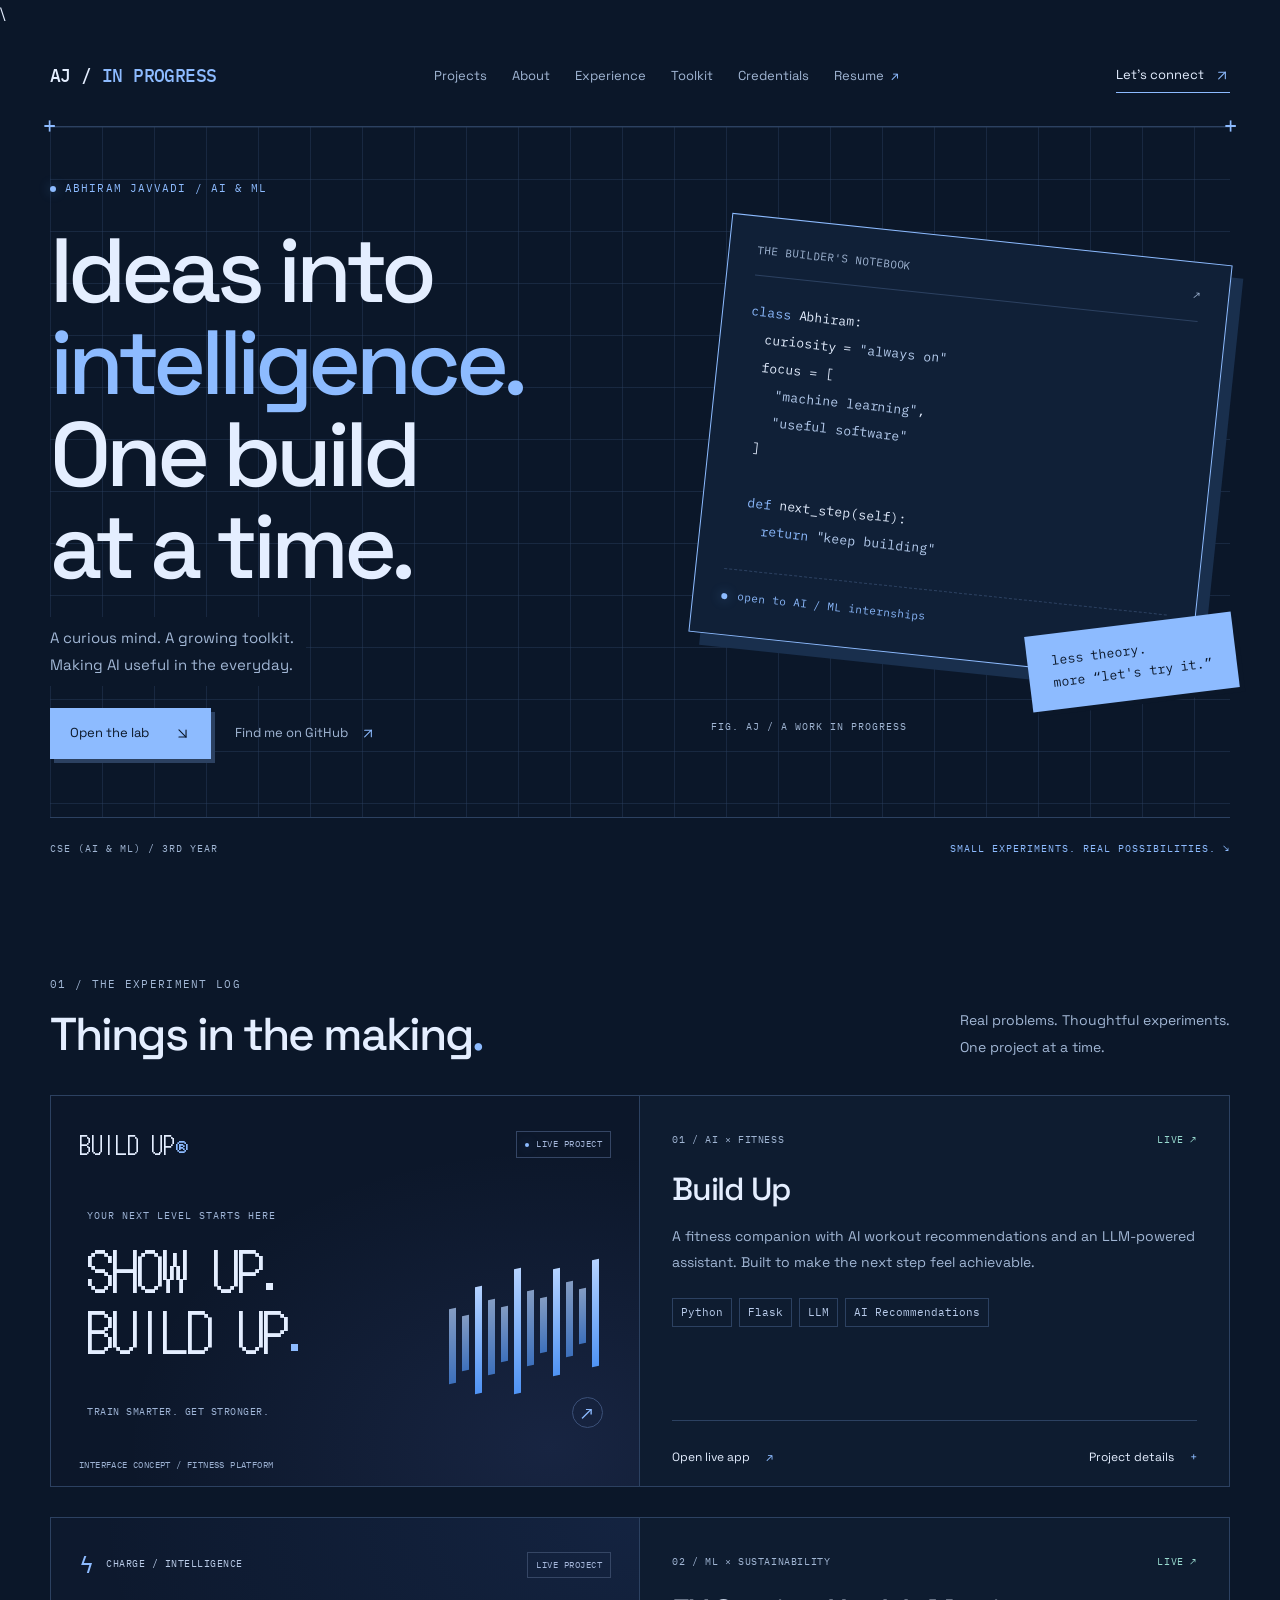
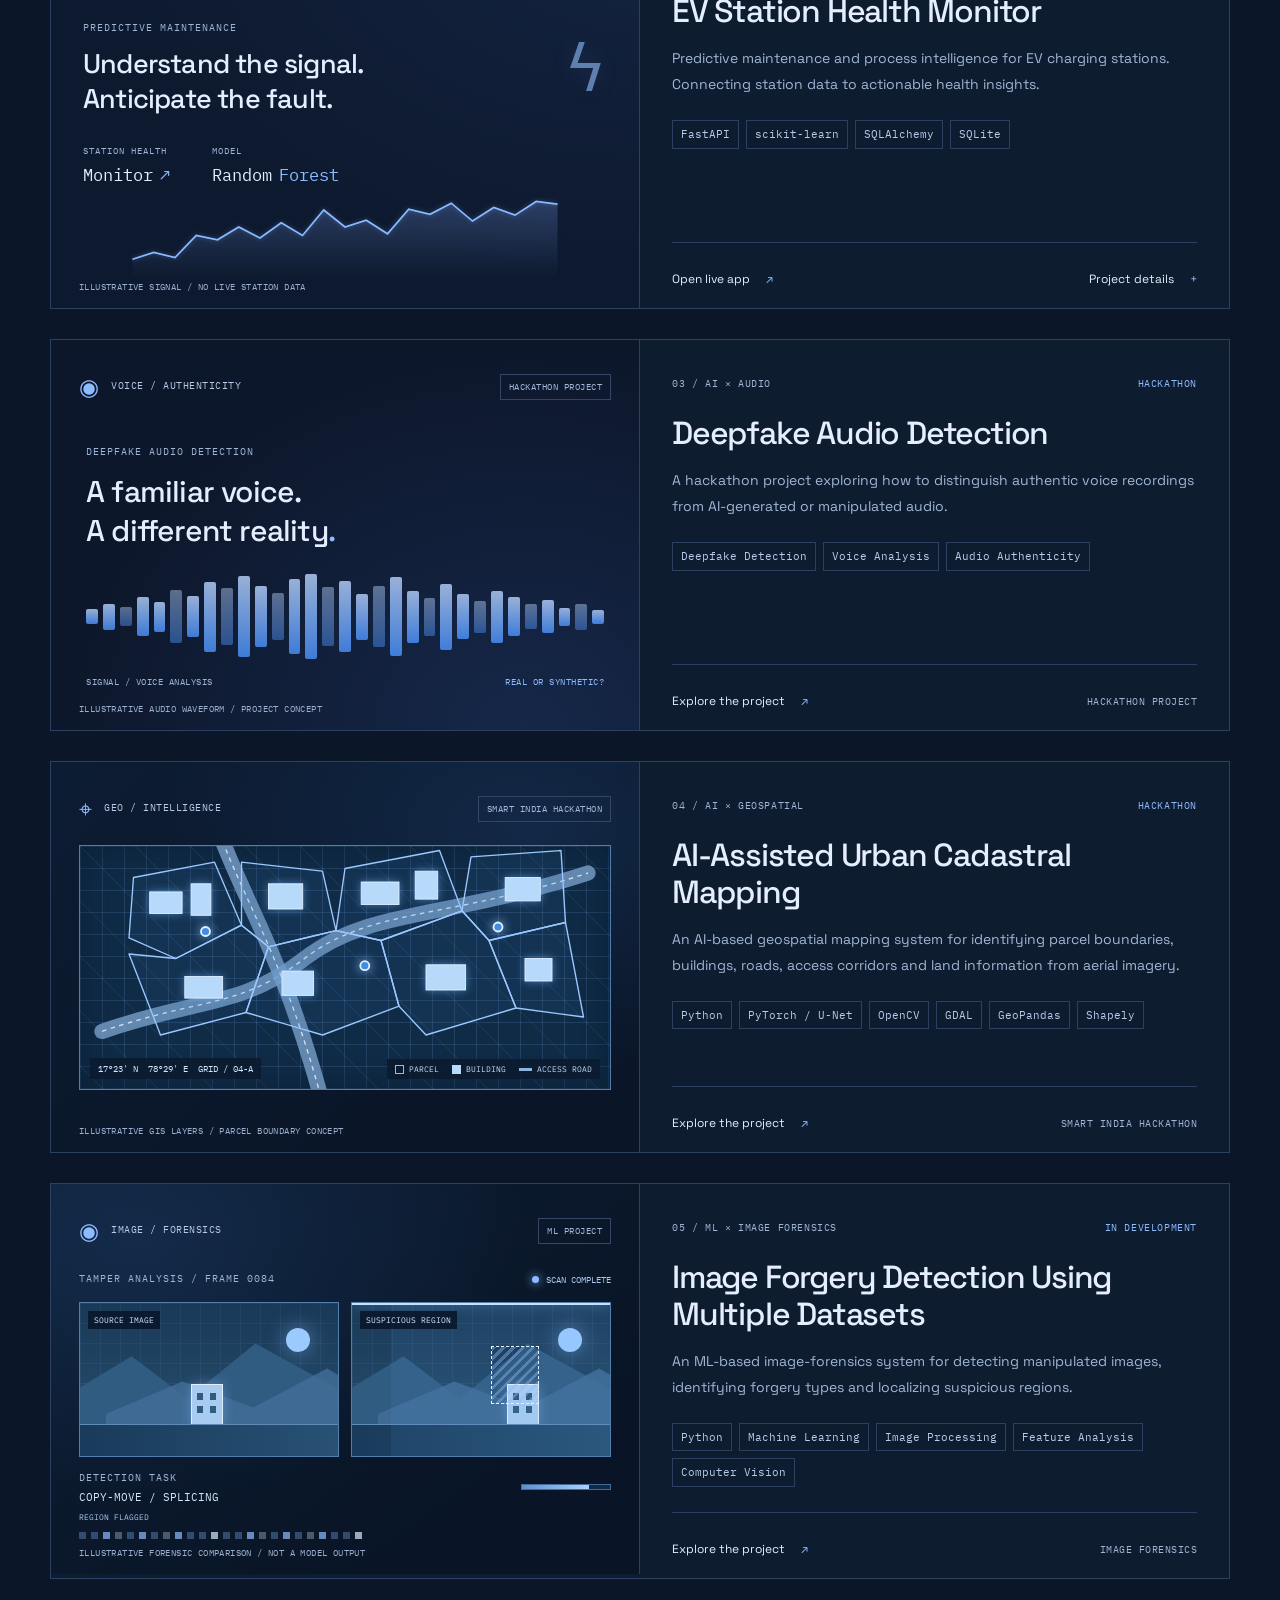
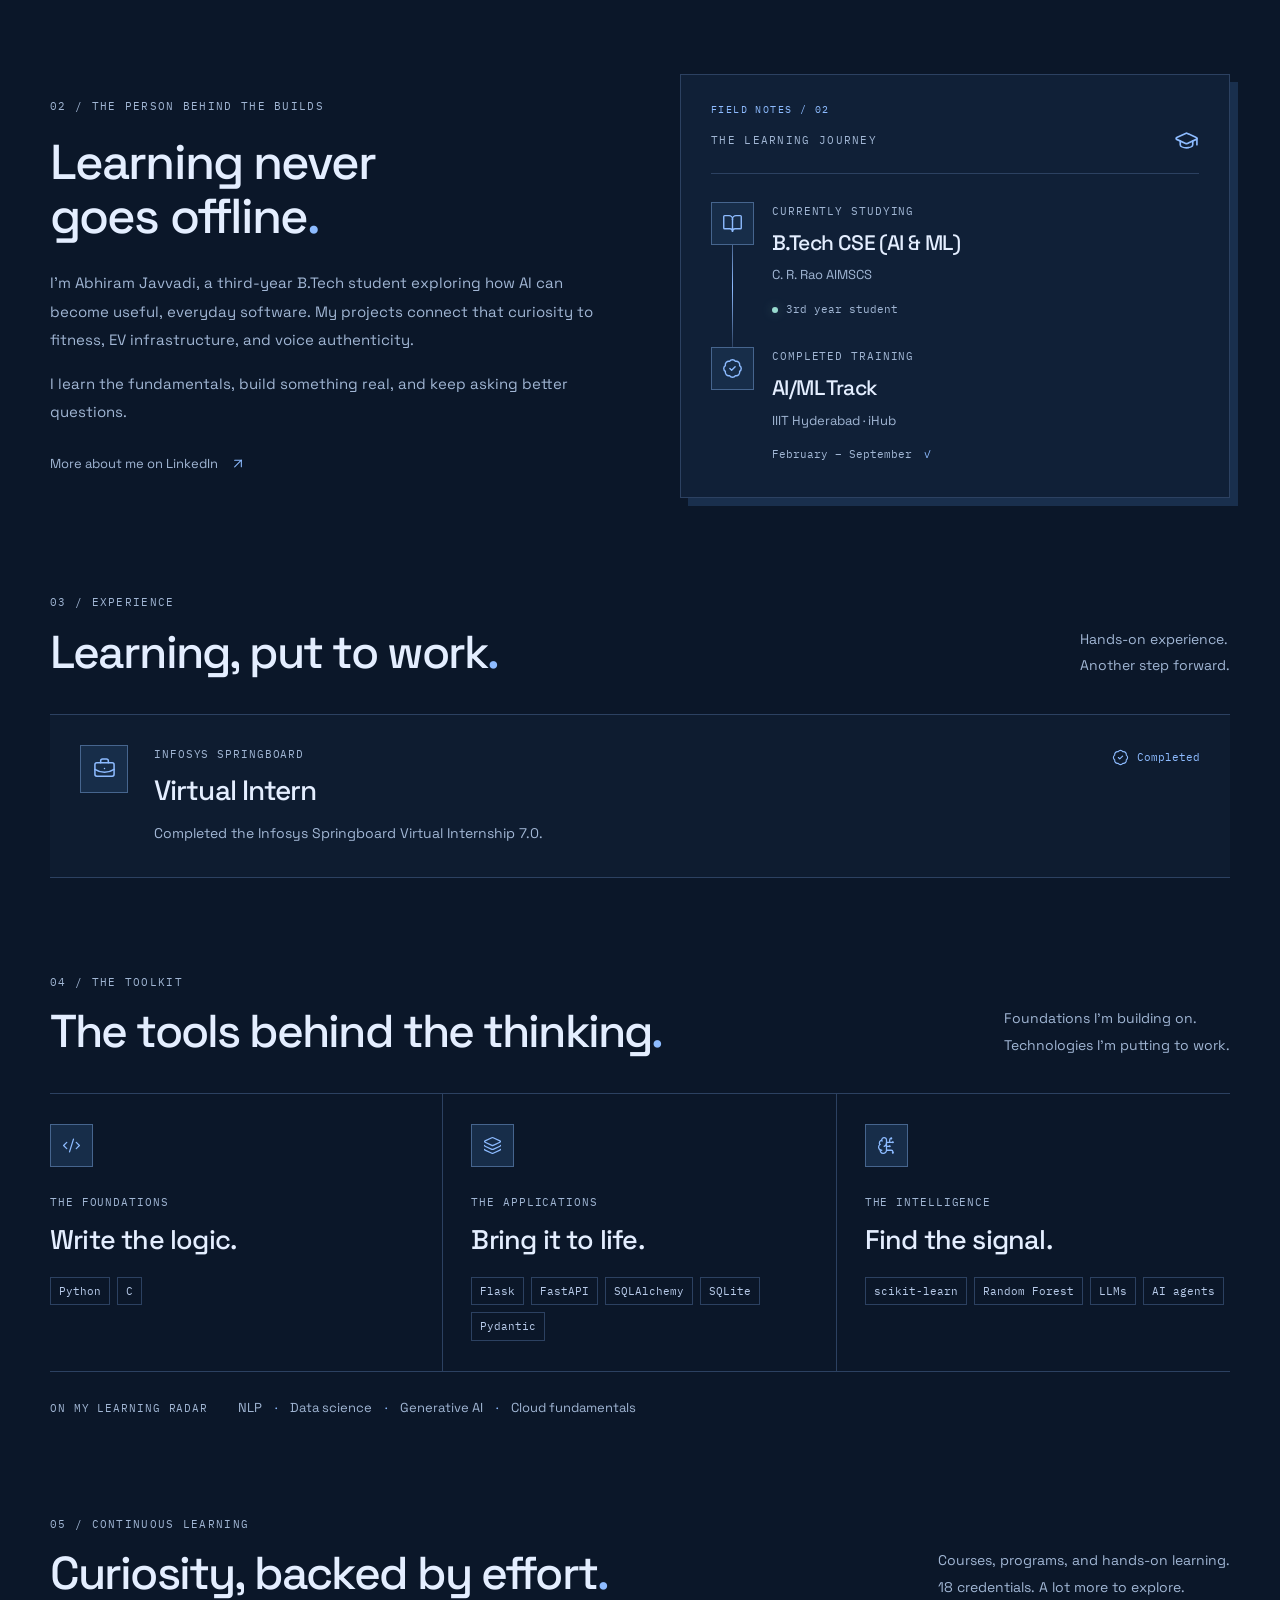
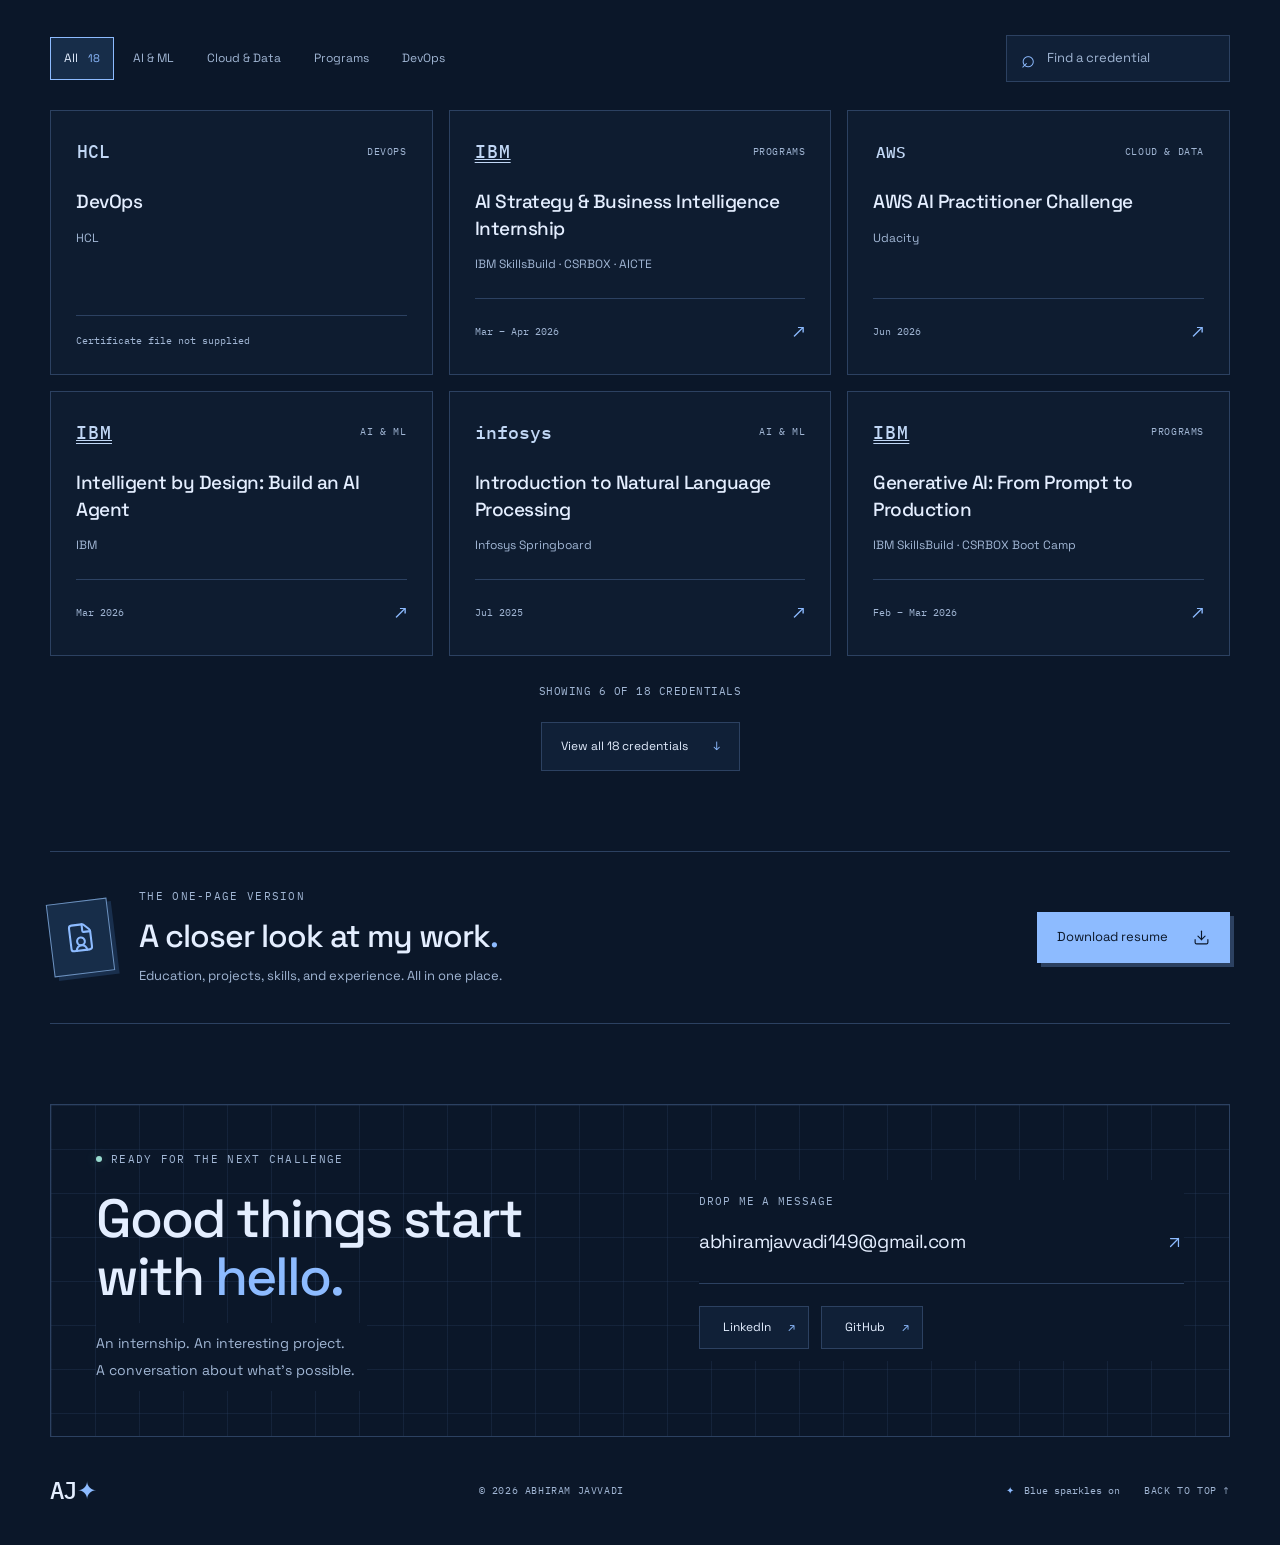
<file: index.html>
\<!doctype html>
<html lang="en">
<head>
<meta charset="utf-8">
<meta name="viewport" content="width=device-width,initial-scale=1">
<meta name="theme-color" content="#0b1729">
<meta name="description" content="Abhiram Javvadi — CSE (AI & ML) student and aspiring AI/ML developer. Explore intelligent applications, projects, education, and learning credentials.">
<title>Abhiram Javvadi — AI / ML Developer</title>
<link rel="icon" href="favicon.svg?v=blueprint-2">
<link rel="preconnect" href="https://fonts.googleapis.com">
<link rel="preconnect" href="https://fonts.gstatic.com" crossorigin>
<link href="https://fonts.googleapis.com/css2?family=Space+Grotesk:wght@400;500;600;700&family=IBM+Plex+Mono:wght@400;500&family=DotGothic16&display=swap" rel="stylesheet">
<link rel="stylesheet" href="styles.css?v=blueprint-3">
<script src="assets/lucide.min.js" defer></script>
<script src="app.js?v=blueprint-2" defer></script>
</head>
<body>

<a class="skip-link" href="#main">Skip to content</a>

<header class="site-header shell">
<a class="wordmark" href="#home" aria-label="Abhiram home">AJ / <span>IN PROGRESS</span></a>
<nav aria-label="Main navigation">
<a href="#work">Projects</a>
<a href="#about">About</a>
<a href="#experience">Experience</a>
<a href="#skills">Toolkit</a>
<a href="#credentials">Credentials</a>
<a href="resume/Abhiram-Javvadi-Resume.pdf" download="Abhiram-Javvadi-Resume.pdf" class="nav-resume">Resume <span>↗</span></a>
</nav>
<a class="nav-contact" href="#contact">Let's connect <i data-lucide="arrow-up-right" aria-hidden="true"></i></a>
</header>

<main id="main">

<section id="home" class="hero shell" aria-labelledby="hero-title">
<div class="hero-grid">

<div class="hero-copy">
<div class="eyebrow hero-label"><span class="status-dot"></span> ABHIRAM JAVVADI / AI & ML</div>

<h1 id="hero-title">Ideas into<br><span>intelligence.</span><br> One build<br> at a time.</h1>

<p class="hero-description">A curious mind. A growing toolkit.<br> Making AI useful in the everyday.</p>

<div class="hero-actions">
<a class="button primary" href="#work">Open the lab <i data-lucide="arrow-down-right" aria-hidden="true"></i></a>
<a class="text-link" href="https://github.com/abhiram54369" target="_blank" rel="noopener noreferrer">Find me on GitHub <i data-lucide="arrow-up-right" aria-hidden="true"></i></a>
</div>
</div>

<div class="notebook-stage" aria-label="A playful builder's notebook">
<div class="notebook">
<div class="notebook-top"><span>THE BUILDER'S NOTEBOOK</span><span aria-hidden="true">↗</span></div>

<pre class="notebook-code"><code><span class="code-key">class</span> Abhiram:
  curiosity = <span class="code-string">"always on"</span>
  focus = [
    <span class="code-string">"machine learning"</span>,
    <span class="code-string">"useful software"</span>
  ]

  <span class="code-key">def</span> next_step(self):
    <span class="code-key">return</span> <span class="code-string">"keep building"</span></code></pre>

<a href="#contact" class="notebook-status"><span class="status-dot"></span> open to AI / ML internships <span aria-hidden="true">↗</span></a>
</div>

<div class="notebook-sticker">less theory.<br> more “let's try it.”</div>
<span class="notebook-coordinate" aria-hidden="true">FIG. AJ / A WORK IN PROGRESS</span>
</div>

</div>

<div class="hero-foot">
<span>CSE (AI & ML) / 3RD YEAR</span>
<span>SMALL EXPERIMENTS. REAL POSSIBILITIES. <span aria-hidden="true">↘</span></span>
</div>
</section>

<section id="work" class="section shell">

<div class="section-heading">
<div>
<div class="eyebrow red">01 / THE EXPERIMENT LOG</div>
<h2>Things in the making<span class="red">.</span></h2>
</div>
<p>Real problems. Thoughtful experiments.<br> One project at a time.</p>
</div>

<div class="projects">

<!-- PROJECT 01 -->
<article class="project-card">
<div class="project-visual fitness-preview">

<div class="preview-top">
<span class="dot-font">BUILD UP<span class="red">®</span></span>
<span class="preview-pill"><span class="status-dot"></span> LIVE PROJECT</span>
</div>

<div class="fitness-content">
<span class="mini-label">YOUR NEXT LEVEL STARTS HERE</span>
<h3 class="dot-font">SHOW UP.<br> BUILD UP<span class="red">.</span></h3>

<div class="fitness-bars" aria-hidden="true">
<span></span><span></span><span></span><span></span>
<span></span><span></span><span></span><span></span>
<span></span><span></span><span></span><span></span>
</div>

<div class="fitness-foot">
<span>TRAIN SMARTER. GET STRONGER.</span>
<span class="round-arrow">↗</span>
</div>
</div>

<span class="visual-caption">INTERFACE CONCEPT / FITNESS PLATFORM</span>
</div>

<div class="project-info">
<div class="project-meta">
<span>01 / AI × FITNESS</span>
<span class="live-badge">LIVE ↗</span>
</div>

<h3>Build Up</h3>
<p>A fitness companion with AI workout recommendations and an LLM-powered assistant. Built to make the next step feel achievable.</p>

<div class="tags">
<span>Python</span><span>Flask</span><span>LLM</span><span>AI Recommendations</span>
</div>

<div class="project-links">
<a href="https://build-up-657t.onrender.com" target="_blank" rel="noopener noreferrer">Open live app <span>↗</span></a>
<button data-project="fitness">Project details <span>+</span></button>
</div>
</div>
</article>

<!-- PROJECT 02 -->
<article class="project-card">
<div class="project-visual ev-preview">

<div class="preview-top">
<span class="ev-brand"><span class="red">ϟ</span> CHARGE / INTELLIGENCE</span>
<span class="preview-pill">LIVE PROJECT</span>
</div>

<div class="ev-content">
<div class="ev-heading">
<div>
<span class="mini-label">PREDICTIVE MAINTENANCE</span>
<h3>Understand the signal.<br> Anticipate the fault.</h3>
</div>
<span class="ev-bolt">ϟ</span>
</div>

<div class="telemetry">
<div>
<span>STATION HEALTH</span>
<strong>Monitor<span class="red">↗</span></strong>
</div>
<div>
<span>MODEL</span>
<strong>Random<span class="red">Forest</span></strong>
</div>
</div>

<svg class="signal-chart" viewBox="0 0 500 100" role="img" aria-label="Illustrative telemetry signal">
<defs>
<linearGradient id="chart-fill" x1="0" y1="0" x2="0" y2="1">
<stop stop-color="#5b8fff" stop-opacity=".25"/>
<stop offset="1" stop-color="#5b8fff" stop-opacity="0"/>
</linearGradient>
</defs>
<path d="M0 78L25 70L50 76L75 50L100 55L125 40L150 53L175 35L200 50L225 20L250 40L275 32L300 48L325 19L350 25L375 12L400 33L425 17L450 26L475 10L500 13V100H0Z" fill="url(#chart-fill)"/>
<path class="signal-baseline" d="M0 78L25 70L50 76L75 50L100 55L125 40L150 53L175 35L200 50L225 20L250 40L275 32L300 48L325 19L350 25L375 12L400 33L425 17L450 26L475 10L500 13" fill="none" stroke="#334e7c" stroke-width="1.4"/>
<path d="M0 78L25 70L50 76L75 50L100 55L125 40L150 53L175 35L200 50L225 20L250 40L275 32L300 48L325 19L350 25L375 12L400 33L425 17L450 26L475 10L500 13" fill="none" stroke="#5b8fff" stroke-width="2"/>
</svg>
</div>

<span class="visual-caption">ILLUSTRATIVE SIGNAL / NO LIVE STATION DATA</span>
</div>

<div class="project-info">
<div class="project-meta">
<span>02 / ML × SUSTAINABILITY</span>
<span class="live-badge">LIVE ↗</span>
</div>

<h3>EV Station Health Monitor</h3>
<p>Predictive maintenance and process intelligence for EV charging stations. Connecting station data to actionable health insights.</p>

<div class="tags">
<span>FastAPI</span><span>scikit-learn</span><span>SQLAlchemy</span><span>SQLite</span>
</div>

<div class="project-links">
<a href="https://ev-health-monitoring-system.onrender.com" target="_blank" rel="noopener noreferrer">Open live app <span>↗</span></a>
<button data-project="ev">Project details <span>+</span></button>
</div>
</div>
</article>

<!-- PROJECT 03 -->
<article class="project-card audio-card">
<div class="project-visual audio-preview">

<div class="preview-top">
<span class="ev-brand"><span class="red">◉</span> VOICE / AUTHENTICITY</span>
<span class="preview-pill">HACKATHON PROJECT</span>
</div>

<div class="audio-content">
<span class="mini-label">DEEPFAKE AUDIO DETECTION</span>
<h3>A familiar voice.<br> A different reality<span class="red">.</span></h3>

<div class="audio-wave" aria-hidden="true">
<i style="--bar:18%"></i><i style="--bar:30%"></i><i style="--bar:22%"></i><i style="--bar:46%"></i>
<i style="--bar:35%"></i><i style="--bar:62%"></i><i style="--bar:48%"></i><i style="--bar:83%"></i>
<i style="--bar:67%"></i><i style="--bar:95%"></i><i style="--bar:72%"></i><i style="--bar:55%"></i>
<i style="--bar:88%"></i><i style="--bar:100%"></i><i style="--bar:69%"></i><i style="--bar:84%"></i>
<i style="--bar:54%"></i><i style="--bar:72%"></i><i style="--bar:93%"></i><i style="--bar:61%"></i>
<i style="--bar:45%"></i><i style="--bar:78%"></i><i style="--bar:53%"></i><i style="--bar:37%"></i>
<i style="--bar:61%"></i><i style="--bar:46%"></i><i style="--bar:29%"></i><i style="--bar:39%"></i>
<i style="--bar:21%"></i><i style="--bar:30%"></i><i style="--bar:16%"></i>
</div>

<div class="audio-caption">
<span>SIGNAL / VOICE ANALYSIS</span>
<span class="red">REAL OR SYNTHETIC?</span>
</div>
</div>

<span class="visual-caption">ILLUSTRATIVE AUDIO WAVEFORM / PROJECT CONCEPT</span>
</div>

<div class="project-info">
<div class="project-meta">
<span>03 / AI × AUDIO</span>
<span class="progress-badge">HACKATHON</span>
</div>

<h3>Deepfake Audio Detection</h3>
<p>A hackathon project exploring how to distinguish authentic voice recordings from AI-generated or manipulated audio.</p>

<div class="tags">
<span>Deepfake Detection</span><span>Voice Analysis</span><span>Audio Authenticity</span>
</div>

<div class="project-links">
<button data-project="audio">Explore the project <span>↗</span></button>
<span class="milestone">HACKATHON PROJECT</span>
</div>
</div>
</article>

<!-- PROJECT 04 -->
<article class="project-card mapping-card">
<div class="project-visual mapping-preview">

<div class="preview-top">
<span class="ev-brand"><span class="red">⌖</span> GEO / INTELLIGENCE</span>
<span class="preview-pill">SMART INDIA HACKATHON</span>
</div>

<div class="mapping-canvas">
<div class="mapping-grid" aria-hidden="true"></div>

<svg class="parcel-map" viewBox="0 0 520 270" role="img" aria-label="Illustrative urban cadastral map with parcel boundaries, roads and building footprints">

<path class="map-road" d="M-10 206 C100 168 142 181 215 125 S370 82 530 30"/>
<path class="map-road-edge" d="M-10 206 C100 168 142 181 215 125 S370 82 530 30"/>

<path class="map-road" d="M120 -15 C155 75 192 127 235 285"/>
<path class="map-road-edge" d="M120 -15 C155 75 192 127 235 285"/>

<g class="parcel-lines">
<path d="M25 35L115 18L145 88L72 125L20 102Z"/>
<path d="M145 18L235 28L250 94L175 112L145 88Z"/>
<path d="M260 25L365 5L390 72L300 105L250 94Z"/>
<path d="M400 12L500 5L505 85L420 105L390 72Z"/>
<path d="M20 120L72 125L145 88L175 112L150 185L55 210Z"/>
<path d="M175 112L250 94L300 105L320 178L235 210L150 185Z"/>
<path d="M300 105L390 72L420 105L450 180L350 210L320 178Z"/>
<path d="M420 105L505 85L525 190L450 180Z"/>
</g>

<g class="map-buildings">
<rect x="43" y="51" width="36" height="24"/>
<rect x="89" y="42" width="22" height="35"/>
<rect x="175" y="42" width="38" height="28"/>
<rect x="278" y="40" width="42" height="25"/>
<rect x="338" y="28" width="25" height="31"/>
<rect x="438" y="35" width="39" height="26"/>
<rect x="82" y="145" width="42" height="24"/>
<rect x="190" y="139" width="35" height="27"/>
<rect x="350" y="132" width="44" height="28"/>
<rect x="460" y="125" width="30" height="25"/>
</g>

<g class="map-pins">
<circle cx="105" cy="95" r="5"/>
<circle cx="282" cy="133" r="5"/>
<circle cx="430" cy="90" r="5"/>
</g>

</svg>

<div class="map-coordinates">
<span>17°23' N</span>
<span>78°29' E</span>
<span>GRID / 04-A</span>
</div>

<div class="map-legend">
<span><i class="legend-parcel"></i> PARCEL</span>
<span><i class="legend-building"></i> BUILDING</span>
<span><i class="legend-road"></i> ACCESS ROAD</span>
</div>
</div>

<span class="visual-caption">ILLUSTRATIVE GIS LAYERS / PARCEL BOUNDARY CONCEPT</span>
</div>

<div class="project-info">
<div class="project-meta">
<span>04 / AI × GEOSPATIAL</span>
<span class="progress-badge">HACKATHON</span>
</div>

<h3>AI-Assisted Urban Cadastral Mapping</h3>
<p>An AI-based geospatial mapping system for identifying parcel boundaries, buildings, roads, access corridors and land information from aerial imagery.</p>

<div class="tags">
<span>Python</span>
<span>PyTorch / U-Net</span>
<span>OpenCV</span>
<span>GDAL</span>
<span>GeoPandas</span>
<span>Shapely</span>
</div>

<div class="project-links">
<button data-project="mapping">Explore the project <span>↗</span></button>
<span class="milestone">SMART INDIA HACKATHON</span>
</div>
</div>
</article>

<!-- PROJECT 05 -->
<article class="project-card forgery-card">
<div class="project-visual forgery-preview">

<div class="preview-top">
<span class="ev-brand"><span class="red">◉</span> IMAGE / FORENSICS</span>
<span class="preview-pill">ML PROJECT</span>
</div>

<div class="forgery-workspace">

<div class="forgery-heading">
<span class="mini-label">TAMPER ANALYSIS / FRAME 0084</span>
<span class="forgery-status"><i></i> SCAN COMPLETE</span>
</div>

<div class="forgery-comparison">

<div class="forgery-image original-image">
<div class="image-scene">
<span class="scene-sun"></span>
<span class="scene-hill hill-one"></span>
<span class="scene-hill hill-two"></span>
<span class="scene-building"></span>
<span class="scene-ground"></span>
</div>
<span class="image-label">SOURCE IMAGE</span>
</div>

<div class="forgery-image altered-image">
<div class="image-scene">
<span class="scene-sun"></span>
<span class="scene-hill hill-one"></span>
<span class="scene-hill hill-two"></span>
<span class="scene-building"></span>
<span class="scene-ground"></span>
<span class="tamper-region"></span>
<span class="scan-line"></span>
</div>
<span class="image-label">SUSPICIOUS REGION</span>
</div>

</div>

<div class="forgery-analysis">
<div>
<span class="mini-label">DETECTION TASK</span>
<strong>COPY-MOVE / SPLICING</strong>
</div>
<div class="analysis-meter"><span></span></div>
<span class="analysis-value">REGION FLAGGED</span>
</div>

<div class="forgery-pixels" aria-hidden="true">
<i></i><i></i><i></i><i></i><i></i><i></i>
<i></i><i></i><i></i><i></i><i></i><i></i>
<i></i><i></i><i></i><i></i><i></i><i></i>
<i></i><i></i><i></i><i></i><i></i><i></i>
</div>

</div>

<span class="visual-caption">ILLUSTRATIVE FORENSIC COMPARISON / NOT A MODEL OUTPUT</span>
</div>

<div class="project-info">
<div class="project-meta">
<span>05 / ML × IMAGE FORENSICS</span>
<span class="progress-badge">IN DEVELOPMENT</span>
</div>

<h3>Image Forgery Detection Using Multiple Datasets</h3>
<p>An ML-based image-forensics system for detecting manipulated images, identifying forgery types and localizing suspicious regions.</p>

<div class="tags">
<span>Python</span>
<span>Machine Learning</span>
<span>Image Processing</span>
<span>Feature Analysis</span>
<span>Computer Vision</span>
</div>

<div class="project-links">
<button data-project="forgery">Explore the project <span>↗</span></button>
<span class="milestone">IMAGE FORENSICS</span>
</div>
</div>
</article>

</div>
</section>

<section id="about" class="section shell about-section">
<div class="about-copy">
<div class="eyebrow">02 / THE PERSON BEHIND THE BUILDS</div>
<h2>Learning never<br> goes offline<span>.</span></h2>
<p>I'm Abhiram Javvadi, a third-year B.Tech student exploring how AI can become useful, everyday software. My projects connect that curiosity to fitness, EV infrastructure, and voice authenticity.</p>
<p>I learn the fundamentals, build something real, and keep asking better questions.</p>
<a class="text-link" href="https://www.linkedin.com/in/abhiram-javvadi-a085bb3a4/" target="_blank" rel="noopener noreferrer">More about me on LinkedIn <i data-lucide="arrow-up-right" aria-hidden="true"></i></a>
</div>

<div class="education-panel">
<div class="education-index" aria-hidden="true">FIELD NOTES / 02</div>

<div class="panel-heading">
<span class="eyebrow">THE LEARNING JOURNEY</span>
<i data-lucide="graduation-cap" aria-hidden="true"></i>
</div>

<article class="education-row">
<div class="education-icon"><i data-lucide="book-open" aria-hidden="true"></i></div>
<div>
<span class="small-label">CURRENTLY STUDYING</span>
<h3>B.Tech CSE (AI & ML)</h3>
<p>C. R. Rao AIMSCS</p>
<span class="education-state"><span class="status-dot green"></span> 3rd year student</span>
</div>
</article>

<article class="education-row">
<div class="education-icon"><i data-lucide="badge-check" aria-hidden="true"></i></div>
<div>
<span class="small-label">COMPLETED TRAINING</span>
<h3>AI/ML Track</h3>
<p>IIIT Hyderabad · iHub</p>
<span class="education-state">February – September <span class="accent">✓</span></span>
</div>
</article>
</div>
</section>

<section id="experience" class="section shell" aria-labelledby="experience-title">
<div class="section-heading">
<div>
<div class="eyebrow">03 / EXPERIENCE</div>
<h2 id="experience-title">Learning, put to work<span>.</span></h2>
</div>
<p>Hands-on experience.<br> Another step forward.</p>
</div>

<article class="experience-entry reveal">
<div class="experience-icon" aria-hidden="true"><i data-lucide="briefcase-business"></i></div>
<div class="experience-copy">
<div class="small-label">INFOSYS SPRINGBOARD</div>
<h3>Virtual Intern</h3>
<p>Completed the Infosys Springboard Virtual Internship 7.0.</p>
</div>
<span class="experience-state"><i data-lucide="badge-check" aria-hidden="true"></i> Completed</span>
</article>
</section>

<section id="skills" class="section shell">
<div class="section-heading">
<div>
<div class="eyebrow">04 / THE TOOLKIT</div>
<h2>The tools behind the thinking<span>.</span></h2>
</div>
<p>Foundations I'm building on.<br> Technologies I'm putting to work.</p>
</div>

<div class="tool-grid">
<article class="tool-card">
<span class="tool-icon"><i data-lucide="code-xml" aria-hidden="true"></i></span>
<span class="small-label">THE FOUNDATIONS</span>
<h3>Write the logic.</h3>
<div class="tags"><span>Python</span><span>C</span></div>
</article>

<article class="tool-card">
<span class="tool-icon"><i data-lucide="layers-3" aria-hidden="true"></i></span>
<span class="small-label">THE APPLICATIONS</span>
<h3>Bring it to life.</h3>
<div class="tags"><span>Flask</span><span>FastAPI</span><span>SQLAlchemy</span><span>SQLite</span><span>Pydantic</span></div>
</article>

<article class="tool-card">
<span class="tool-icon"><i data-lucide="brain-circuit" aria-hidden="true"></i></span>
<span class="small-label">THE INTELLIGENCE</span>
<h3>Find the signal.</h3>
<div class="tags"><span>scikit-learn</span><span>Random Forest</span><span>LLMs</span><span>AI agents</span></div>
</article>
</div>

<div class="learning-radar">
<span class="small-label">ON MY LEARNING RADAR</span>
<p>NLP <span>·</span> Data science <span>·</span> Generative AI <span>·</span> Cloud fundamentals</p>
</div>
</section>

<section id="credentials" class="section shell">
<div class="section-heading">
<div>
<div class="eyebrow">05 / CONTINUOUS LEARNING</div>
<h2>Curiosity, backed by effort<span>.</span></h2>
</div>
<p>Courses, programs, and hands-on learning.<br> 18 credentials. A lot more to explore.</p>
</div>

<div class="credential-controls">
<div class="filter-tabs" role="group" aria-label="Filter credentials">
<button class="active" data-filter="All" aria-pressed="true">All <span>18</span></button>
<button data-filter="AI & ML" aria-pressed="false">AI & ML</button>
<button data-filter="Cloud & Data" aria-pressed="false">Cloud & Data</button>
<button data-filter="Programs" aria-pressed="false">Programs</button>
<button data-filter="DevOps" aria-pressed="false">DevOps</button>
</div>

<label class="search-box">
<span aria-hidden="true">⌕</span>
<input id="certificate-search" type="search" placeholder="Find a credential" aria-label="Search credentials">
</label>
</div>

<div id="certificate-grid" class="certificate-grid"></div>
<div id="certificate-status" class="credential-status" aria-live="polite"></div>
<button id="show-more" class="button secondary">Explore all credentials <span>↓</span></button>
</section>

<section id="resume" class="shell resume-section">
<div class="resume-icon"><i data-lucide="file-user" aria-hidden="true"></i></div>
<div>
<div class="eyebrow">THE ONE-PAGE VERSION</div>
<h2>A closer look at my work<span>.</span></h2>
<p>Education, projects, skills, and experience. All in one place.</p>
</div>
<a class="button primary" href="resume/Abhiram-Javvadi-Resume.pdf" download="Abhiram-Javvadi-Resume.pdf">Download resume <i data-lucide="download" aria-hidden="true"></i></a>
</section>

<section id="contact" class="shell contact-section">
<div class="contact-panel">
<div>
<div class="eyebrow"><span class="status-dot green"></span> READY FOR THE NEXT CHALLENGE</div>
<h2>Good things start<br> with <span>hello.</span></h2>
<p>An internship. An interesting project.<br> A conversation about what's possible.</p>
</div>

<div class="contact-links">
<a class="email-link" href="mailto:abhiramjavvadi149@gmail.com">
<span class="small-label">DROP ME A MESSAGE</span>
<span>abhiramjavvadi149@gmail.com <i data-lucide="arrow-up-right" aria-hidden="true"></i></span>
</a>

<div class="social-links">
<a href="https://www.linkedin.com/in/abhiram-javvadi-a085bb3a4/" target="_blank" rel="noopener noreferrer"><i data-lucide="linkedin" aria-hidden="true"></i> LinkedIn <span>↗</span></a>
<a href="https://github.com/abhiram54369" target="_blank" rel="noopener noreferrer"><i data-lucide="github" aria-hidden="true"></i> GitHub <span>↗</span></a>
</div>
</div>
</div>
</section>

</main>

<footer class="site-footer shell">
<a class="wordmark" href="#home" aria-label="Back to home">AJ<span>✦</span></a>
<span>© <span id="year">2026</span> ABHIRAM JAVVADI</span>
<div class="footer-actions">
<button id="sparkle-toggle" type="button" aria-pressed="true"><span aria-hidden="true">✦</span> Blue sparkles on</button>
<a href="#home">BACK TO TOP ↑</a>
</div>
</footer>

<dialog id="project-dialog" aria-labelledby="dialog-title">
<button class="dialog-close" aria-label="Close project details">×</button>
<div id="dialog-content"></div>
</dialog>

<div id="sparkle-layer" aria-hidden="true"></div>

</body>
</html>
</file>
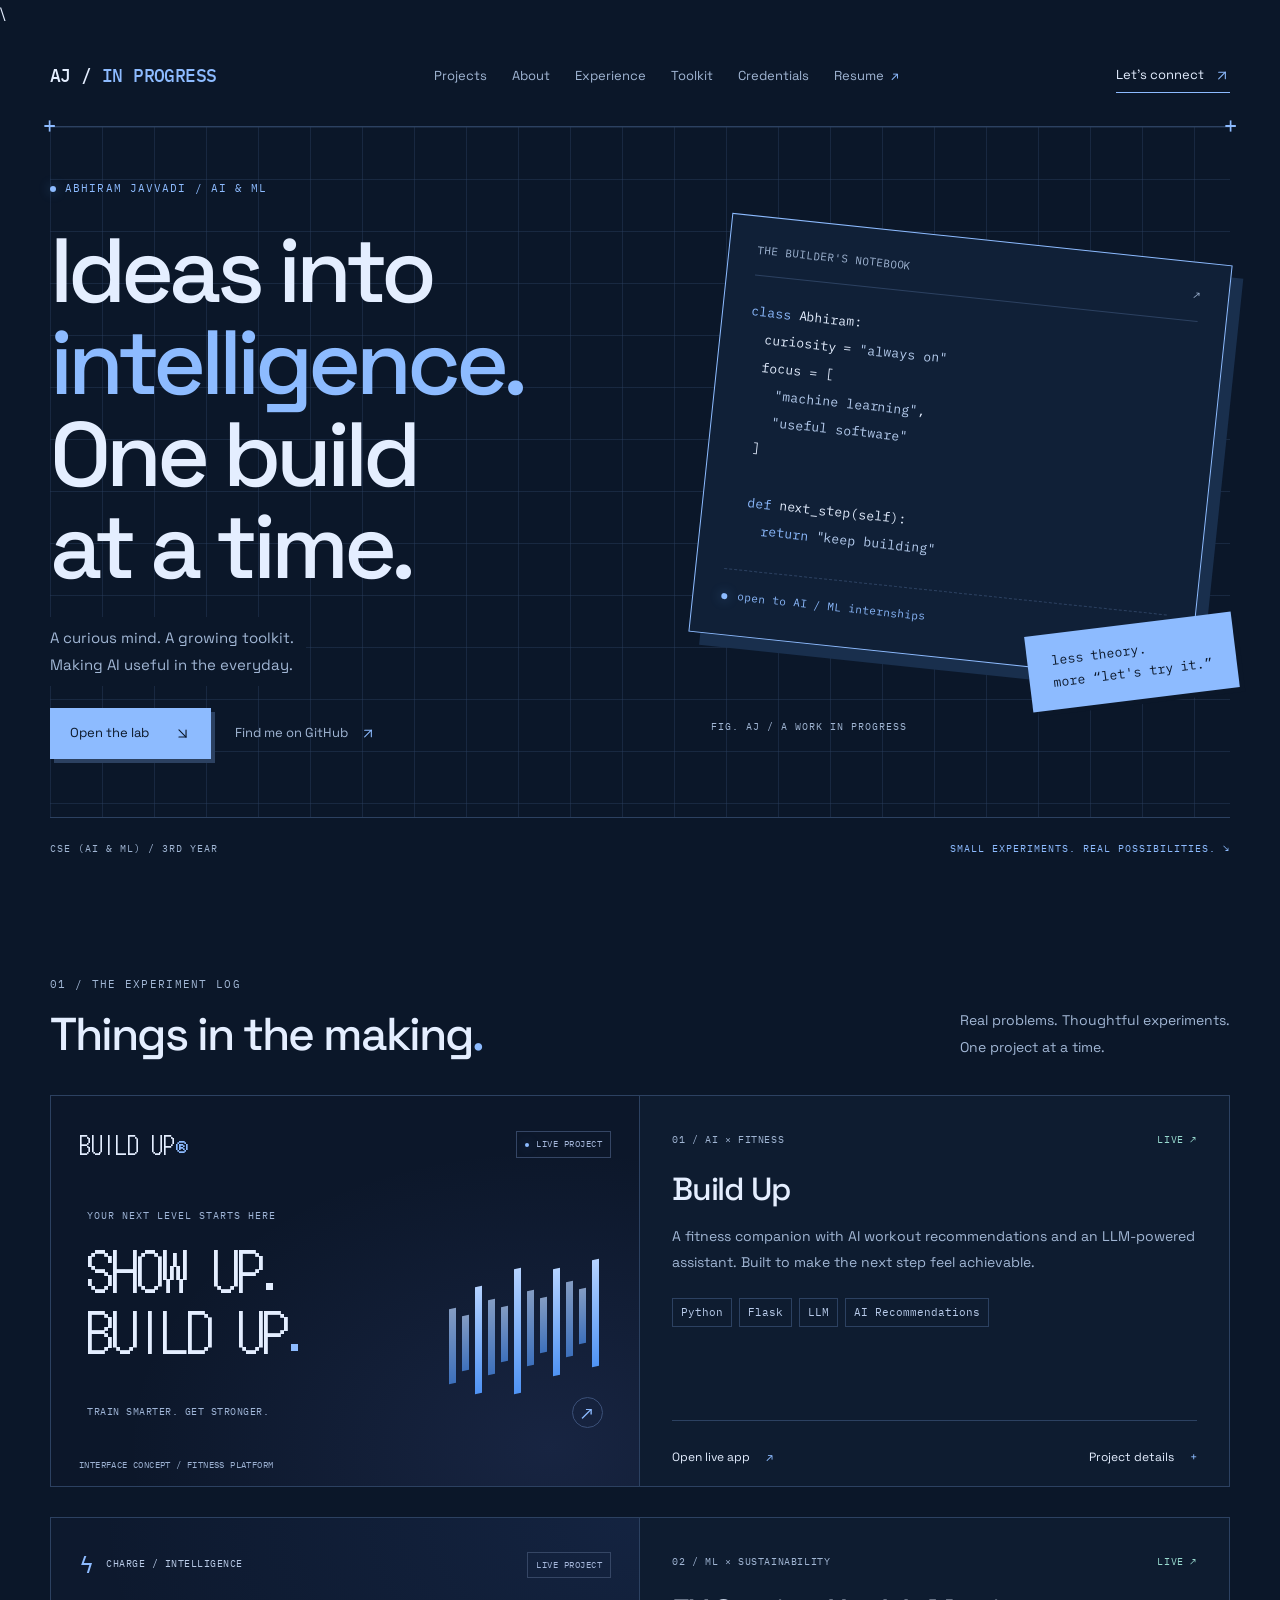
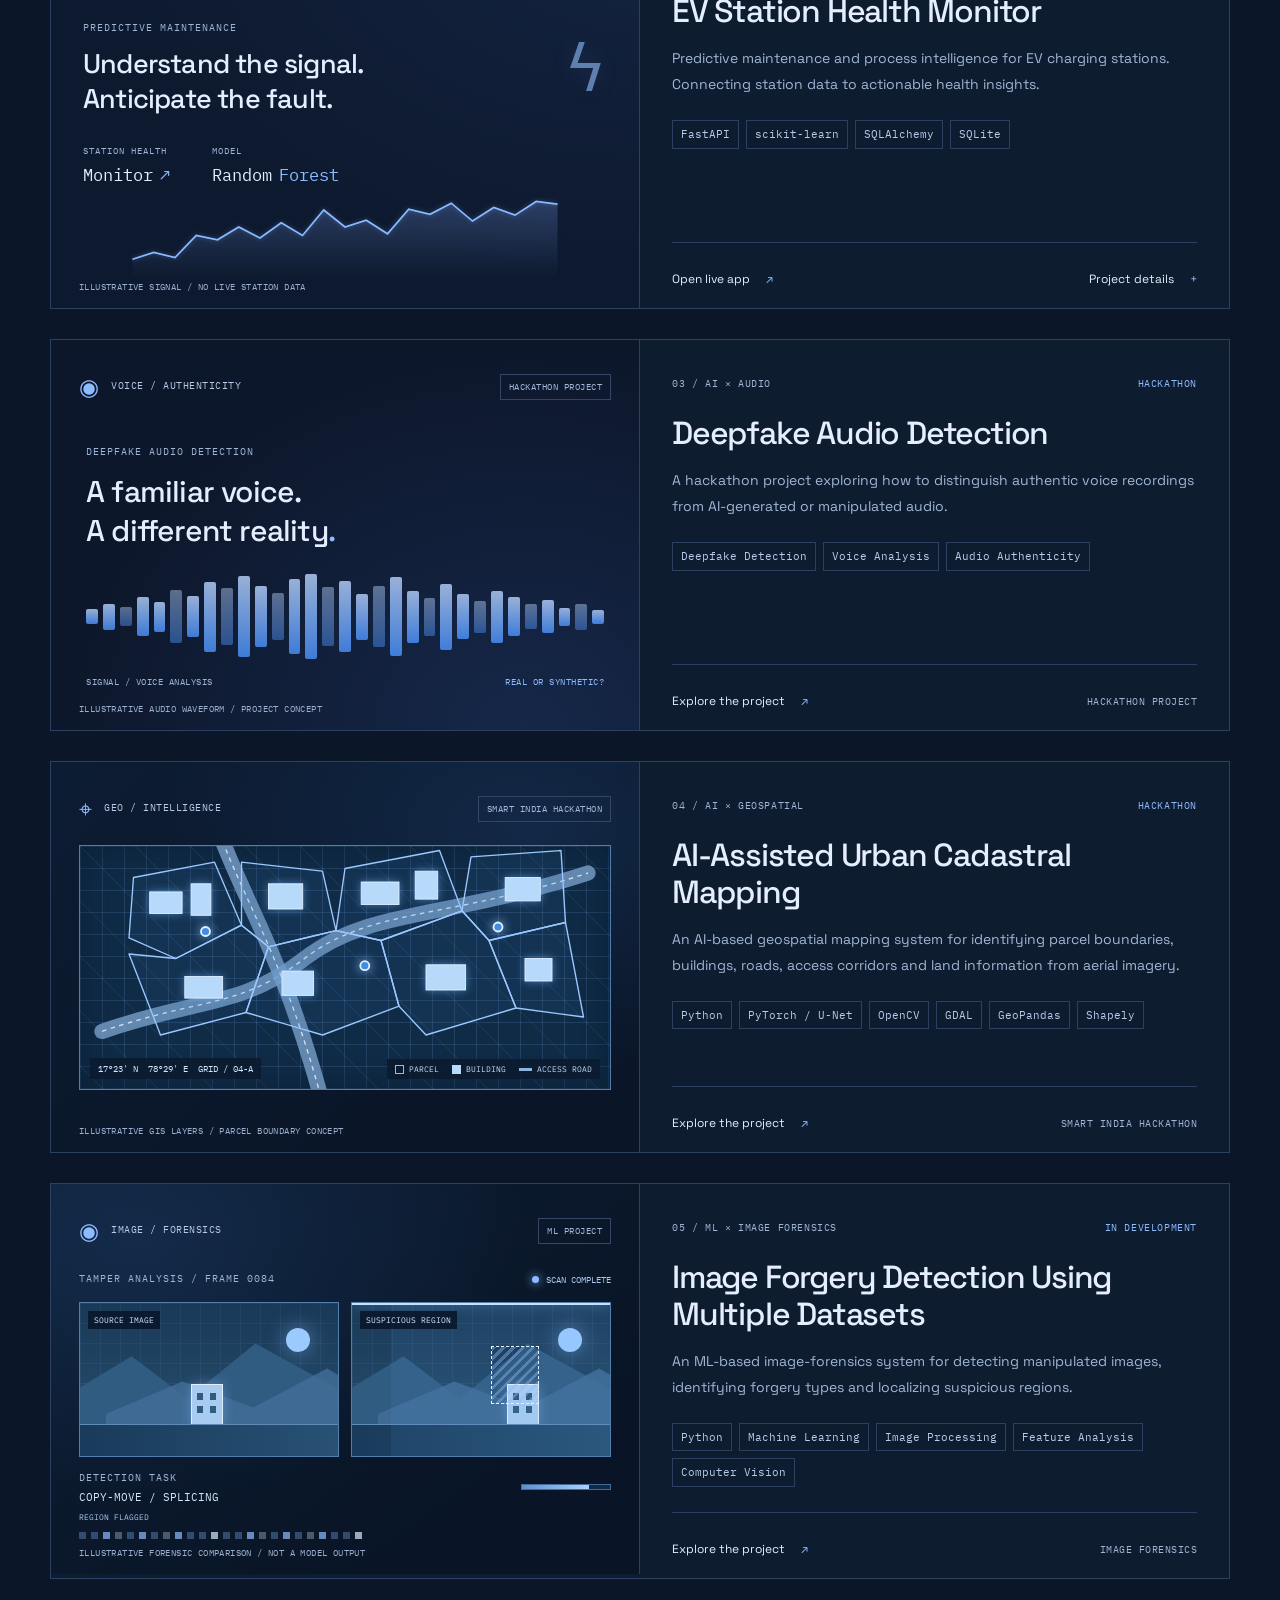
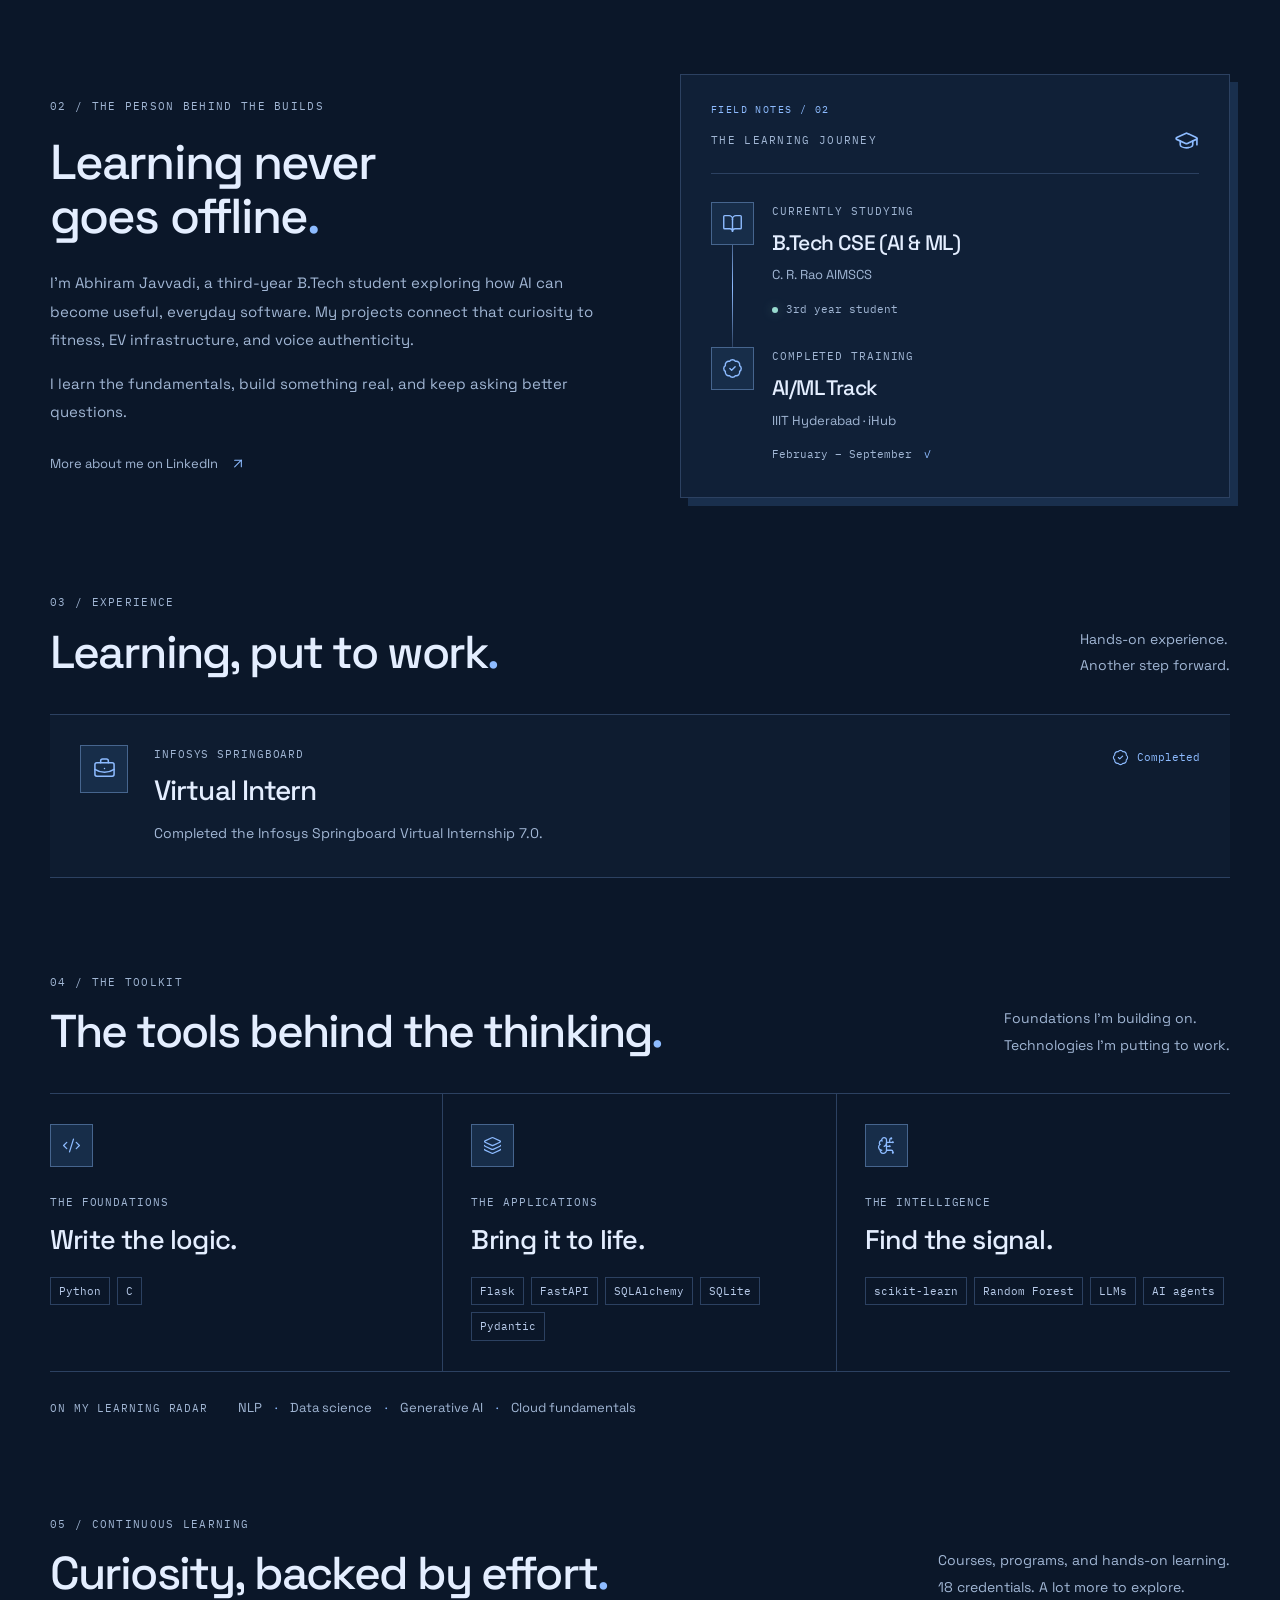
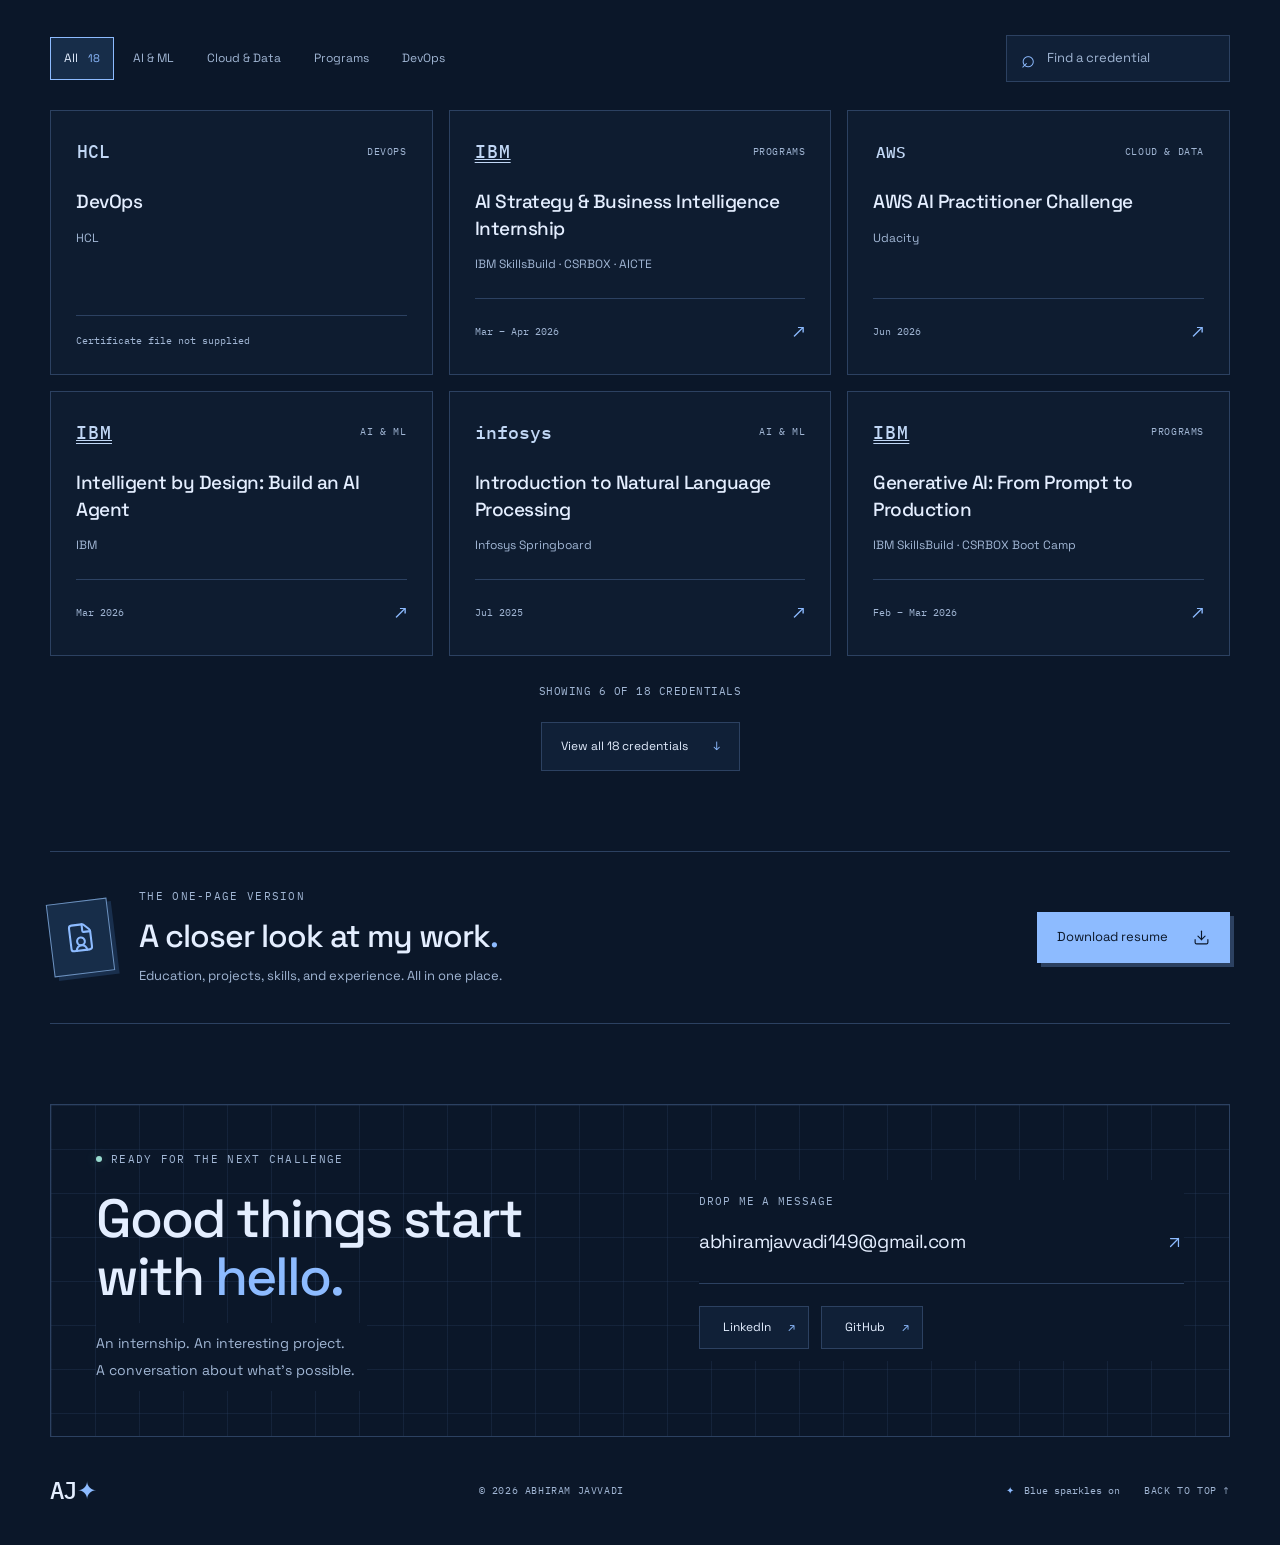
<file: demo/index.html>
<!doctype html><html lang="en"><head><meta charset="utf-8"><meta name="viewport" content="width=device-width,initial-scale=1"><meta http-equiv="refresh" content="0;url=../"><title>Abhiram Javvadi</title><script>location.replace(new URL('../',location.href).href+location.hash)</script></head><body><a href="../">Open the portfolio</a></body></html>
</file>
<file: styles.css>
:root {
  color-scheme: dark;
  --bg: #0b1729;
  --panel: #102037;
  --ink: #e4eeff;
  --muted: #a1b6d4;
  --line: #2c4161;
  --blue: #8dbbff;
  --accent: #8dbbff;
  --red: var(--blue);
  --body: 'Space Grotesk', Arial, sans-serif;
  --mono: 'IBM Plex Mono', monospace;
}

* { box-sizing: border-box; }
html { scroll-behavior: smooth; scroll-padding-top: 26px; }
body { margin: 0; background: var(--bg); color: var(--ink); font: 15px/1.75 var(--body); }
::selection { background: var(--blue); color: var(--bg); }
a { color: inherit; text-decoration: none; }
button, input { font: inherit; }
button { color: inherit; cursor: pointer; }
a, button, input { -webkit-tap-highlight-color: transparent; }
a:focus-visible, button:focus-visible, input:focus-visible { outline: 2px solid var(--blue); outline-offset: 5px; }
button { border: 0; }
svg { width: 19px; height: 19px; flex-shrink: 0; vertical-align: middle; }
h1, h2, h3, p { margin: 0; }
h1, h2, h3 { line-height: 1.15; font-weight: 500; }
h2 { font-size: clamp(32px, 3.6vw, 48px); letter-spacing: -1.9px; }
h2 > span, .accent, .red { color: var(--blue); }
.shell { width: min(1180px, calc(100% - 96px)); margin-inline: auto; }
.eyebrow, .small-label { font: 11px/1.7 var(--mono); letter-spacing: 1.3px; display: flex; align-items: center; gap: 9px; color: var(--muted); }
.small-label { letter-spacing: .9px; }
.status-dot { display: inline-block; width: 6px; height: 6px; background: var(--blue); border-radius: 50%; flex-shrink: 0; box-shadow: 0 0 12px #62a9ff70; }
.status-dot.green { background: #98dacf; box-shadow: 0 0 12px #98dacf50; }

.site-header { min-height: 100px; display: flex; align-items: center; justify-content: space-between; gap: 32px; }
.wordmark { font: 500 18px/1.2 var(--mono); white-space: nowrap; letter-spacing: -.6px; }
.wordmark > span { color: var(--blue); }
.site-header nav { display: flex; gap: 25px; color: var(--muted); font-size: 13px; }
.site-header nav a { transition: color .2s; }
.site-header nav a:hover { color: var(--ink); }
.nav-resume > span { color: var(--blue); margin-left: 4px; }
.nav-contact { display: flex; gap: 10px; align-items: center; font-size: 13px; border-bottom: 1px solid var(--blue); padding-block: 5px; }
.nav-contact svg { width: 16px; color: var(--blue); }

.hero { position: relative; }
.hero-grid {
  display: grid;
  grid-template-columns: 1.15fr 1fr;
  align-items: center;
  gap: 60px;
  padding: 52px 0 58px;
  border-block: 1px solid var(--line);
  background-image: linear-gradient(to right, #2c41616b 1px, transparent 1px), linear-gradient(to bottom, #2c41616b 1px, transparent 1px);
  background-size: 52px 52px;
}
.hero-grid::before, .hero-grid::after { content: '+'; position: absolute; color: var(--blue); font: 22px/1 var(--mono); top: -12px; }
.hero-grid::before { left: -7px; }
.hero-grid::after { right: -7px; }
.hero-copy { position: relative; z-index: 1; }
.hero-label { color: var(--blue); font-size: 11px; letter-spacing: 1.1px; }
.hero h1 { font-size: clamp(62px, 7.2vw, 91px); font-weight: 500; line-height: 1.01; letter-spacing: -5px; margin-top: 27px; }
.hero h1 > span { color: var(--blue); }
.hero-description { display: inline-block; color: var(--muted); font-size: 15px; line-height: 1.85; margin-top: 24px; background: var(--bg); padding: 7px 12px 7px 0; }
.hero-actions { display: flex; gap: 24px; align-items: center; flex-wrap: wrap; margin-top: 22px; }
.button { display: inline-flex; align-items: center; justify-content: center; gap: 25px; min-height: 48px; padding: 13px 19px; font-size: 13px; border: 1px solid transparent; transition: transform .2s, box-shadow .2s, background .2s; }
.button.primary { background: var(--blue); color: var(--bg); border-color: var(--blue); box-shadow: 4px 4px 0 #2c4161; }
.button.primary:hover { transform: translate(-2px,-2px); box-shadow: 7px 7px 0 #2c4161; background: #afd0ff; }
.button svg { width: 17px; height: 17px; }
.text-link { display: inline-flex; gap: 12px; align-items: center; color: var(--muted); font-size: 13px; }
.text-link:hover { color: var(--blue); }
.text-link svg { color: var(--blue); width: 16px; }

.notebook-stage { position: relative; min-width: 0; padding: 30px 18px 70px 0; perspective: 1100px; }
.notebook { position: relative; padding: 26px 28px 29px; background: #102037; border: 1px solid var(--blue); box-shadow: 12px 12px 0 #192f4d; transform: rotate(6deg); animation: notebook-float 7s ease-in-out infinite; animation-play-state: paused; }
.notebook-top { display: flex; justify-content: space-between; gap: 12px; font: 11px var(--mono); color: var(--muted); border-bottom: 1px solid var(--line); padding-bottom: 18px; }
.notebook-code { font: 13px/2.1 var(--mono); margin: 22px 0 26px; color: var(--ink); white-space: pre-wrap; overflow-wrap: anywhere; }
.notebook-code code { font: inherit; }
.code-key { color: var(--blue); }
.code-string { color: #b7cef0; }
.notebook-status { display: flex; align-items: center; gap: 10px; padding-top: 17px; border-top: 1px dashed var(--line); color: var(--blue); font: 11px/1.8 var(--mono); }
.notebook-status > span:last-child { margin-left: auto; }
.notebook-sticker { position: absolute; right: -6px; bottom: 30px; background: var(--blue); color: var(--bg); font: 13px/1.7 var(--mono); padding: 16px 24px; transform: rotate(-7deg); box-shadow: 5px 5px 0 #0b1729; }
.hero.motion-in-view .notebook { animation-play-state: running; }
.notebook-coordinate { position: absolute; left: 2px; bottom: -3px; font: 10px var(--mono); color: var(--muted); letter-spacing: 1px; }
.hero-foot { display: flex; justify-content: space-between; align-items: center; gap: 20px; padding-block: 22px; color: var(--muted); font: 10px/1.8 var(--mono); letter-spacing: 1px; }
.hero-foot > span:last-child { color: var(--blue); }

.section { padding-top: 95px; }
.section-heading { display: flex; justify-content: space-between; align-items: end; gap: 30px; margin-bottom: 35px; }
.section-heading h2 { margin-top: 14px; }
.section-heading > p { color: var(--muted); font-size: 14px; line-height: 1.9; }
.projects { display: grid; gap: 30px; }
.project-card { display: grid; grid-template-columns: 1fr 1fr; border: 1px solid var(--line); background: #0e1c30; min-width: 0; transition: border-color .25s, box-shadow .25s; }
.project-card:hover { border-color: #668bbf; box-shadow: 6px 6px 0 #192f4d; }
.project-info { padding: 35px 32px 0; display: flex; flex-direction: column; }
.project-meta { display: flex; justify-content: space-between; gap: 14px; font: 10px/1.7 var(--mono); letter-spacing: .6px; color: var(--muted); }
.live-badge { color: #98dacf; }
.progress-badge { color: var(--blue); }
.project-info > h3 { font-size: 32px; letter-spacing: -1.2px; margin-top: 23px; }
.project-info > p { color: var(--muted); font-size: 14px; line-height: 1.85; margin-top: 16px; }
.tags { display: flex; flex-wrap: wrap; gap: 7px; margin-top: 22px; }
.tags > span { color: #b8cbea; font: 11px/1.5 var(--mono); border: 1px solid var(--line); padding: 5px 8px; }
.project-links { display: flex; align-items: center; justify-content: space-between; gap: 14px; border-top: 1px solid var(--line); min-height: 66px; margin-top: auto; padding-top: 8px; font-size: 12px; }
.project-info .tags { margin-bottom: 25px; }
.project-links button { background: none; padding: 12px 0; font-size: 12px; text-align: left; }
.project-links a > span, .project-links button > span { color: var(--blue); margin-left: 13px; }
.project-links a:hover, .project-links button:hover { color: var(--blue); }
.milestone { color: var(--muted); font: 10px/1.7 var(--mono); letter-spacing: .5px; text-align: right; }

.project-visual { height: 390px; padding: 28px; position: relative; overflow: hidden; border-right: 1px solid var(--line); }
.preview-top { display: flex; align-items: center; justify-content: space-between; gap: 10px; font-size: 12px; }
.dot-font { font-family: DotGothic16, monospace; }
.preview-top > .dot-font { font-size: 23px; }
.preview-pill { display: inline-flex; align-items: center; gap: 7px; color: #a5b7db; font: 9px/1.6 var(--mono); letter-spacing: .5px; padding: 5px 8px; border: 1px solid #354665; white-space: nowrap; }
.preview-pill .status-dot { width: 4px; height: 4px; }

.fitness-preview { background: radial-gradient(ellipse at 85% 90%,#637cdb22,transparent 60%),#0c172a; }
.fitness-content { padding: 43px 8px 0; }
.mini-label { color: #9fb5d7; font: 10px/1.6 var(--mono); letter-spacing: 1px; }
.fitness-content h3 { font-size: 53px; line-height: 1.15; letter-spacing: -1px; margin-top: 15px; font-weight: 400; }
.fitness-bars { display: flex; gap: 6px; position: absolute; right: 40px; bottom: 94px; height: 125px; align-items: center; transform: skewY(-13deg); }
.fitness-bars > span { width: 7px; height: 44%; background: linear-gradient(#b4d2ff,#4f93f4); opacity: .7; animation: workout-bars 2s ease-in-out infinite; animation-delay: var(--delay,0s); animation-play-state: paused; }
.fitness-bars span:nth-child(3n) { height: 85%; opacity: 1; }
.fitness-bars span:nth-child(3n + 1) { height: 60%; }
.fitness-bars span:nth-child(6) { height: 100%; }
.fitness-foot { display: flex; justify-content: space-between; align-items: center; margin-top: 36px; font: 10px/1.6 var(--mono); letter-spacing: .5px; color: #9fb5d7; }
.round-arrow { display: grid; place-items: center; width: 31px; height: 31px; border: 1px solid #3b5078; border-radius: 50%; font-size: 20px; color: var(--blue); }
.visual-caption { position: absolute; bottom: 14px; left: 28px; right: 20px; color: #9bb0d1; font: 9px/1.7 var(--mono); letter-spacing: .4px; }

.ev-preview { background: radial-gradient(ellipse at 100% 0%,#4d7bdd1b,transparent 65%),#0d192e; }
.ev-brand { color: #b7c9e6; font: 10px/1.6 var(--mono); letter-spacing: .5px; }
.ev-brand > .red { font-size: 23px; vertical-align: middle; margin-right: 5px; }
.ev-content { padding: 37px 4px 0; position: relative; }
.ev-heading { display: flex; justify-content: space-between; align-items: center; gap: 14px; }
.ev-heading h3 { font: 500 27px/1.3 var(--body); letter-spacing: -.8px; margin-top: 10px; }
.ev-bolt { font-size: 65px; color: #91bfff99; line-height: 1; text-shadow: 0 0 25px #7e9fff22; }
.telemetry { display: flex; gap: 42px; margin-top: 28px; }
.telemetry > div { display: grid; gap: 6px; }
.telemetry > div > span { color: #9fb5d7; font: 9px/1.5 var(--mono); letter-spacing: 1px; }
.telemetry strong { font: 17px var(--mono); }
.telemetry strong > span { margin-left: 7px; }
.signal-chart { width: 100%; height: 85px; margin-top: 7px; }
.signal-chart .signal-baseline { stroke: #334e7c; opacity: .8; }
.signal-chart path[stroke]:not(.signal-baseline) { stroke: #89baff; stroke-dasharray: 850; stroke-dashoffset: 0; animation: signal-draw 5s ease infinite; animation-play-state: paused; filter: drop-shadow(0 0 3px #80aaff66); }
.signal-chart stop { stop-color: #80aaff; }

.audio-preview { background: radial-gradient(ellipse at 80% 100%,#4076d92b,transparent 70%),#0d172b; }
.audio-content { padding: 39px 7px 0; }
.audio-content h3 { font: 500 30px/1.3 var(--body); letter-spacing: -.8px; margin-top: 12px; }
.audio-wave { display: flex; gap: 5px; align-items: center; height: 85px; margin-top: 24px; }
.audio-wave > i { flex: 1; height: var(--bar); display: block; border-radius: 2px; background: linear-gradient(#bad5ff,#4a93ff); opacity: .8; animation: audio-wave 1.5s ease-in-out infinite; animation-delay: var(--delay,0s); animation-play-state: paused; }
.audio-wave > i:nth-child(3n) { opacity: .45; }
.audio-caption { display: flex; justify-content: space-between; gap: 10px; margin-top: 16px; color: #9fb5d7; font: 9px/1.6 var(--mono); letter-spacing: .5px; }
.project-card.in-view .fitness-bars > span,
.project-card.in-view .audio-wave > i,
.project-card.in-view .signal-chart path[stroke]:not(.signal-baseline) { animation-play-state: running; }
body.motion-paused *, body.motion-paused *::before, body.motion-paused *::after { animation-play-state: paused !important; }

/* PROJECT 04 — GIS MAP: MATCHES THE UPLOADED HTML */

.mapping-preview {
  background:
    radial-gradient(ellipse at 82% 18%, #397fd52b, transparent 55%),
    linear-gradient(135deg, #0c1c32, #0a1527 75%);
}

.mapping-canvas {
  position: relative;
  width: 100%;
  height: 245px;
  margin-top: 18px;
  overflow: hidden;
  border: 1px solid #527eae;
  background-color: #102b46;
  background-image:
    linear-gradient(#8dbbff25 1px, transparent 1px),
    linear-gradient(90deg, #8dbbff25 1px, transparent 1px);
  background-size: 22px 22px;
  box-shadow: inset 0 0 35px #07172b99;
}

.mapping-grid {
  position: absolute;
  inset: 0;
  pointer-events: none;
  background:
    linear-gradient(45deg, transparent 49%, #8dbbff18 50%, transparent 51%);
  background-size: 55px 55px;
}

.parcel-map {
  position: absolute;
  inset: 0;
  display: block;
  width: 100%;
  height: 100%;
}

.parcel-map .map-road {
  fill: none;
  stroke: #789fc8;
  stroke-width: 17;
  stroke-linecap: round;
  opacity: .8;
}

.parcel-map .map-road-edge {
  fill: none;
  stroke: #d5eaff;
  stroke-width: 1.5;
  stroke-dasharray: 5 5;
  opacity: .9;
}

.parcel-map .parcel-lines {
  fill: #3678b51c;
  stroke: #9bc8ff;
  stroke-width: 1.5;
  stroke-linejoin: round;
}

.parcel-map .map-buildings {
  fill: #b7d9fa;
  stroke: #e0efff;
  stroke-width: 1;
  filter: drop-shadow(0 0 5px #75b5ff88);
}

.parcel-map .map-pins {
  fill: #438de0;
  stroke: #e4f2ff;
  stroke-width: 2;
  filter: drop-shadow(0 0 6px #8dbbff);
}

.mapping-canvas .map-coordinates {
  position: absolute;
  z-index: 5;
  left: 10px;
  bottom: 10px;
  display: flex;
  gap: 10px;
  padding: 5px 8px;
  color: #d3e8ff;
  background: #0b1b30e8;
  font: 9px var(--mono);
}

.mapping-canvas .map-legend {
  position: absolute;
  z-index: 5;
  right: 10px;
  bottom: 10px;
  display: flex;
  flex-wrap: wrap;
  gap: 7px 13px;
  padding: 5px 8px;
  margin: 0;
  color: #c5ddfb;
  background: #0b1b30e8;
  font: 8px var(--mono);
}

.mapping-canvas .map-legend span {
  display: flex;
  align-items: center;
  gap: 5px;
}

.mapping-canvas .legend-parcel {
  width: 9px;
  height: 9px;
  border: 1px solid #8dbbff;
}

.mapping-canvas .legend-building {
  width: 9px;
  height: 9px;
  background: #b7d9fa;
}

.mapping-canvas .legend-road {
  width: 13px;
  height: 3px;
  background: #8eb5df;
}

/* PROJECT 05 — IMAGE FORENSICS: MATCHES THE UPLOADED HTML */

.forgery-preview {
  background:
    radial-gradient(ellipse at 15% 15%, #397fd526, transparent 55%),
    linear-gradient(145deg, #0d1d33, #091526 78%);
}

.forgery-workspace {
  position: relative;
  padding-top: 22px;
}

.forgery-heading {
  display: flex;
  align-items: center;
  justify-content: space-between;
  gap: 12px;
  margin-bottom: 15px;
}

.forgery-status {
  display: flex;
  align-items: center;
  gap: 7px;
  color: #a9c9ee;
  font: 9px var(--mono);
  white-space: nowrap;
}

.forgery-status i {
  width: 7px;
  height: 7px;
  border-radius: 50%;
  background: #8dbbff;
  box-shadow: 0 0 10px #8dbbff;
}

.forgery-comparison {
  display: grid;
  grid-template-columns: 1fr 1fr;
  gap: 12px;
  margin-top: 0;
}

.forgery-image {
  position: relative;
  height: 155px;
  min-width: 0;
  overflow: hidden;
  border: 1px solid #527eae;
  background: #173451;
}

.image-scene {
  position: absolute;
  inset: 0;
  overflow: hidden;
  background: linear-gradient(
    to bottom,
    #193957 0%,
    #244968 65%,
    #315c82 100%
  );
}

.image-scene::before {
  content: "";
  position: absolute;
  inset: 0;
  background-image:
    linear-gradient(#8dbbff12 1px, transparent 1px),
    linear-gradient(90deg, #8dbbff12 1px, transparent 1px);
  background-size: 20px 20px;
}

.scene-sun {
  position: absolute;
  z-index: 2;
  top: 25px;
  right: 28px;
  width: 24px;
  height: 24px;
  border-radius: 50%;
  background: #9bcaff;
  box-shadow: 0 0 20px #8dbbff88;
}

.scene-hill {
  position: absolute;
  z-index: 2;
  left: -10%;
  bottom: 32px;
  width: 120%;
  height: 85px;
  background: #315c82;
  clip-path: polygon(
    0 75%, 25% 20%, 43% 70%,
    65% 5%, 100% 75%, 100% 100%, 0 100%
  );
}

.scene-hill.hill-two {
  z-index: 3;
  left: 10%;
  bottom: 26px;
  width: 110%;
  height: 65px;
  opacity: .8;
  background: #426f98;
  clip-path: polygon(
    0 75%, 27% 25%, 52% 65%,
    78% 5%, 100% 60%, 100% 100%, 0 100%
  );
}

.scene-building {
  position: absolute;
  z-index: 4;
  left: 43%;
  bottom: 30px;
  width: 32px;
  height: 42px;
  background: #a8ccef;
  border: 1px solid #e0efff;
  box-shadow: 0 0 12px #8dbbff66;
}

.scene-building::before {
  content: "";
  position: absolute;
  left: 5px;
  top: 8px;
  width: 6px;
  height: 7px;
  background: #315c82;
  box-shadow:
    13px 0 #315c82,
    0 13px #315c82,
    13px 13px #315c82;
}

.scene-ground {
  position: absolute;
  z-index: 5;
  left: 0;
  right: 0;
  bottom: 0;
  height: 32px;
  background: linear-gradient(90deg, #193b5b, #285174);
  border-top: 1px solid #608bb5;
}

.altered-image .scene-building {
  left: 60%;
}

.tamper-region {
  position: absolute;
  z-index: 7;
  left: 54%;
  top: 43px;
  width: 48px;
  height: 58px;
  border: 1px dashed #e4f2ff;
  background: repeating-linear-gradient(
    135deg,
    #8dbbff66 0 3px,
    transparent 3px 7px
  );
  box-shadow: 0 0 0 100px #5ca4f014;
}

.scan-line {
  position: absolute;
  z-index: 8;
  left: 0;
  right: 0;
  top: 0;
  height: 2px;
  background: #c5e2ff;
  box-shadow: 0 0 12px #8dbbff;
  animation: forensic-scan 3s ease-in-out infinite;
}

@keyframes forensic-scan {
  0%, 100% { transform: translateY(0); }
  50% { transform: translateY(145px); }
}

.image-label {
  position: absolute;
  z-index: 10;
  top: 8px;
  left: 8px;
  padding: 4px 6px;
  color: #d6e8ff;
  background: #09182be8;
  font: 8px var(--mono);
}

.forgery-analysis {
  display: grid;
  grid-template-columns: 1fr auto;
  align-items: center;
  gap: 8px;
  margin-top: 13px;
}

.forgery-analysis > div:first-child {
  display: grid;
  gap: 4px;
}

.forgery-analysis strong {
  color: #d4e6ff;
  font: 11px var(--mono);
}

.analysis-meter {
  width: 90px;
  height: 6px;
  overflow: hidden;
  background: #102b46;
  border: 1px solid #416b99;
}

.analysis-meter span {
  display: block;
  width: 76%;
  height: 100%;
  background: linear-gradient(90deg, #5b91d0, #a9d2ff);
}

.analysis-value {
  grid-column: 1 / -1;
  color: #a9c9ee;
  font: 8px var(--mono);
}

.forgery-pixels {
  display: flex;
  gap: 5px;
  margin-top: 10px;
  opacity: .7;
}

.forgery-pixels i {
  width: 7px;
  height: 7px;
  background: #8dbbff;
  opacity: .45;
}

.forgery-pixels i:nth-child(3n) { opacity: 1; }
.forgery-pixels i:nth-child(4n) { background: #d5eaff; }

/* About and education */

.about-section { display: grid; grid-template-columns: 1fr 1fr; gap: 80px; align-items: center; }
.about-copy h2 { font-size: 49px; line-height: 1.1; margin-top: 21px; }
.about-copy > p { color: var(--muted); font-size: 15px; line-height: 1.9; margin-top: 25px; }
.about-copy > p + p { margin-top: 15px; }
.about-copy > .text-link { margin-top: 26px; }
.education-panel { position: relative; padding: 28px 30px 32px; border: 1px solid var(--line); background: #102037; box-shadow: 8px 8px 0 #192f4d; }
.education-index { color: var(--blue); font: 10px var(--mono); letter-spacing: 1.4px; padding-bottom: 12px; }
.panel-heading { display: flex; justify-content: space-between; align-items: center; border-bottom: 1px solid var(--line); padding-bottom: 20px; gap: 15px; }
.panel-heading > svg { color: var(--blue); width: 25px; height: 25px; }
.education-row { position: relative; display: flex; align-items: start; gap: 18px; padding-top: 28px; }
.education-row::before { content: ''; position: absolute; left: 21px; top: 53px; bottom: -28px; width: 1px; background: var(--line); }
.education-row::after { content: ''; position: absolute; left: 21px; top: 53px; bottom: -28px; width: 1px; background: linear-gradient(transparent,var(--blue),transparent); transform: scaleY(0); transform-origin: top; transition: transform 1.2s .25s ease; }
.education-panel.is-visible .education-row::after { transform: scaleY(1); }
.education-row:last-child::before, .education-row:last-child::after { display: none; }
.education-icon, .tool-icon { width: 43px; height: 43px; flex-shrink: 0; display: grid; place-items: center; color: var(--blue); background: #172d49; border: 1px solid #46658e; position: relative; z-index: 1; }
.education-icon svg { width: 21px; height: 21px; }
.education-row h3 { font-size: 21px; line-height: 1.4; margin-top: 7px; letter-spacing: -.6px; }
.education-row p { color: var(--muted); font-size: 13px; margin-top: 7px; }
.education-state { display: flex; align-items: center; gap: 8px; color: var(--muted); font: 11px/1.8 var(--mono); margin-top: 13px; flex-wrap: wrap; }
.education-state .accent { margin-left: 4px; }
.education-panel.motion-in-view .education-icon { animation: education-glow 4s ease-in-out infinite; }
.education-panel.motion-in-view .education-row:last-child .education-icon { animation-delay: 1s; }

.tool-grid { display: grid; grid-template-columns: repeat(3,1fr); gap: 0; border-block: 1px solid var(--line); }
.tool-card { padding: 30px 28px; display: flex; flex-direction: column; border-right: 1px solid var(--line); }
.tool-card:first-child { padding-left: 0; }
.tool-card:last-child { border-right: 0; padding-right: 0; }
.tool-icon { margin-bottom: 26px; transition: transform .3s, background .3s; }
.tool-card:hover .tool-icon { transform: rotate(-7deg); background: #24446e; }
.tool-card h3 { font-size: 27px; margin-top: 12px; letter-spacing: -.8px; }
.tool-card .tags { margin-top: 22px; }
.learning-radar { display: flex; gap: 30px; align-items: center; padding-top: 25px; }
.learning-radar p { color: var(--muted); font-size: 13px; }
.learning-radar p > span { color: var(--blue); margin-inline: 10px; }

/* Credentials */

.credential-controls { display: flex; gap: 22px; align-items: center; justify-content: space-between; margin-bottom: 28px; }
.filter-tabs { display: flex; gap: 5px; flex-wrap: wrap; }
.filter-tabs button { padding: 10px 13px; background: transparent; color: var(--muted); border: 1px solid transparent; font-size: 12px; transition: color .2s,background .2s; }
.filter-tabs button.active { border-color: var(--blue); background: #172d49; color: var(--ink); }
.filter-tabs button:hover { color: var(--ink); }
.filter-tabs button > span { color: var(--blue); margin-left: 7px; font-size: 11px; }
.search-box { display: flex; gap: 10px; align-items: center; padding: 10px 14px; background: #102037; border: 1px solid var(--line); }
.search-box > span { color: var(--blue); font-size: 24px; line-height: 1; }
.search-box input { background: none; color: var(--ink); border: 0; width: 170px; min-width: 0; font-size: 13px; }
.search-box input::placeholder { color: var(--muted); }
.certificate-grid { display: grid; grid-template-columns: repeat(3,1fr); gap: 16px; }
.certificate-card { min-width: 0; display: flex; flex-direction: column; min-height: 255px; padding: 25px; border: 1px solid var(--line); background: #0e1c30; transition: transform .25s,border-color .25s,box-shadow .25s; }
.certificate-card[href]:hover { transform: translate(-3px,-3px); border-color: var(--blue); box-shadow: 5px 5px 0 #192f4d; }
.certificate-brand { display: flex; gap: 14px; align-items: center; justify-content: space-between; }
.issuer-icon { min-width: 35px; height: 31px; display: flex; align-items: center; justify-content: center; font: 500 18px var(--mono); color: #c1d7f5; }
.issuer-icon.ibm { letter-spacing: 1px; text-decoration: underline double; }
.issuer-icon.ms { display: grid; grid-template-columns: 9px 9px; grid-template-rows: 9px 9px; gap: 2px; justify-content: start; align-content: center; }
.issuer-icon.ms i { background: #b0c7e6; }
.issuer-icon.aws { font-size: 16px; }
.certificate-brand > span { color: var(--muted); font: 10px/1.6 var(--mono); letter-spacing: .6px; text-align: right; }
.certificate-card h3 { font-size: 19px; line-height: 1.4; letter-spacing: -.5px; margin-top: 22px; }
.certificate-card > p { color: var(--muted); font-size: 12px; line-height: 1.8; margin: 12px 0 22px; }
.certificate-bottom { display: flex; align-items: center; justify-content: space-between; gap: 10px; margin-top: auto; padding-top: 16px; border-top: 1px solid var(--line); color: var(--muted); font: 10px/1.7 var(--mono); }
.certificate-bottom > span:last-child:not(:first-child) { color: var(--blue); font-size: 20px; }
.credential-status { font: 11px/1.8 var(--mono); color: var(--muted); text-align: center; letter-spacing: .5px; margin-top: 26px; }
.button.secondary { display: flex; width: fit-content; margin: 21px auto 0; border: 1px solid var(--line); color: var(--ink); background: #102037; font-size: 12px; }
.button.secondary:hover { border-color: var(--blue); }
.button.secondary > span { color: var(--blue); }

.resume-section { display: flex; align-items: center; gap: 28px; border-block: 1px solid var(--line); padding-block: 35px; margin-top: 80px; }
.resume-icon { display: grid; place-items: center; width: 61px; height: 73px; flex-shrink: 0; background: #172d49; border: 1px solid #6c91bf; color: var(--blue); transform: rotate(-7deg); box-shadow: 4px 4px 0 #192f4d; }
.resume-icon > svg { width: 31px; height: 31px; }
.resume-section h2 { font-size: 32px; letter-spacing: -1px; margin-top: 12px; }
.resume-section p { color: var(--muted); font-size: 13px; margin-top: 10px; }
.resume-section > .button { margin-left: auto; flex-shrink: 0; }

.contact-section { padding-top: 80px; }
.contact-panel { display: grid; grid-template-columns: 1.1fr 1fr; align-items: center; gap: 70px; padding: 45px; border: 1px solid var(--line); background-image: linear-gradient(to right,#2c416150 1px,transparent 1px),linear-gradient(to bottom,#2c416150 1px,transparent 1px); background-size: 44px 44px; }
.contact-panel h2 { font-size: clamp(38px,4.2vw,56px); line-height: 1.07; margin-top: 22px; letter-spacing: -2px; }
.contact-panel p { display: inline-block; background: var(--bg); padding: 7px 12px 7px 0; color: var(--muted); font-size: 14px; line-height: 1.9; margin-top: 18px; }
.contact-links { background: var(--bg); padding-block: 12px; min-width: 0; }
.email-link { display: block; padding-bottom: 24px; border-bottom: 1px solid var(--line); }
.email-link > span:last-child { display: flex; align-items: center; gap: 13px; justify-content: space-between; font-size: 19px; letter-spacing: -.6px; margin-top: 15px; overflow-wrap: anywhere; }
.email-link svg { color: var(--blue); }
.email-link:hover > span:last-child { color: var(--blue); }
.social-links { display: flex; flex-wrap: wrap; gap: 12px; margin-top: 22px; }
.social-links a { display: flex; align-items: center; gap: 10px; padding: 10px 13px; border: 1px solid var(--line); background: #102037; font-size: 12px; }
.social-links a:hover { border-color: var(--blue); }
.social-links svg { width: 15px; height: 15px; color: var(--blue); }
.social-links a > span { color: var(--blue); margin-left: 7px; }

.site-footer { display: flex; align-items: center; justify-content: space-between; gap: 20px; padding-block: 35px; }
.site-footer > .wordmark { font-size: 24px; }
.site-footer > span, .footer-actions { color: var(--muted); font: 10px/1.8 var(--mono); letter-spacing: .6px; }
.footer-actions { display: flex; align-items: center; gap: 24px; flex-wrap: wrap; }
#sparkle-toggle { background: transparent; padding: 10px 0; font: inherit; }
#sparkle-toggle > span { color: var(--blue); margin-right: 4px; }
.footer-actions a:hover { color: var(--blue); }

#sparkle-layer { position: fixed; inset: 0; pointer-events: none; overflow: hidden; z-index: 100; }
.cursor-star { position: absolute; color: #78b7ff; font-family: Arial,sans-serif; line-height: 1; text-shadow: 0 0 7px #69aeff,0 0 18px #3592ff; pointer-events: none; will-change: transform,opacity; }
.sparkle-halo { position: absolute; width: 18px; height: 18px; border: 1px solid #8cc6ff; border-radius: 50%; box-shadow: 0 0 20px #3698ff66; pointer-events: none; }

dialog { position: fixed; width: min(650px,calc(100% - 32px)); max-height: 85dvh; overflow: auto; border: 1px solid #739bd0; padding: 43px; background: #102037; color: var(--ink); box-shadow: 12px 12px 0 #050f2077; }
dialog::backdrop { background: #030a15d9; backdrop-filter: blur(8px); }
.dialog-close { position: absolute; right: 12px; top: 7px; font-size: 32px; background: none; color: var(--muted); width: 44px; height: 44px; padding: 0; }
.dialog-close:hover { color: var(--blue); }
dialog h2 { font-size: 33px; margin: 20px 0; letter-spacing: -1px; }
dialog h3 { font-size: 18px; margin: 27px 0 12px; }
dialog p { font-size: 14px; line-height: 1.9; color: var(--muted); }
dialog .button { margin-top: 25px; }
.milestone-row { padding: 0 0 23px 19px; border-left: 1px solid var(--line); font-size: 13px; color: var(--muted); }
.milestone-row strong { display: block; font-weight: 500; color: var(--ink); margin-bottom: 6px; }
.milestone-row.current { border-color: var(--blue); }
.milestone-row.current strong { color: var(--blue); }
.skip-link { position: fixed; top: -100px; left: 15px; z-index: 101; padding: 10px 20px; background: var(--blue); color: var(--bg); }
.skip-link:focus { top: 15px; }
[hidden] { display: none !important; }

@media(prefers-reduced-motion:no-preference) {
  .reveal.is-visible { animation: reveal-up .7s both; }
  .hero-copy { animation: reveal-up .8s both; }
  .notebook-stage { animation: reveal-up 1s .12s both; }
}
@keyframes reveal-up { from { opacity: 0; transform: translateY(18px); } to { opacity: 1; transform: translateY(0); } }
@keyframes notebook-float { 0%,100% { transform: rotate(6deg) translateY(0); } 50% { transform: rotate(4deg) translateY(-9px); } }
@keyframes education-glow { 0%,100% { border-color: #46658e; box-shadow: 0 0 0 #80aaff00; } 50% { border-color: var(--blue); box-shadow: 0 0 17px #80aaff21; } }
@keyframes workout-bars { 0%,100% { transform: scaleY(.65); } 50% { transform: scaleY(1); } }
@keyframes audio-wave { 0%,100% { transform: scaleY(.45); } 40% { transform: scaleY(1); } 70% { transform: scaleY(.7); } }
@keyframes signal-draw { 0% { stroke-dashoffset: 850; } 35%,85% { stroke-dashoffset: 0; } 100% { stroke-dashoffset: 850; } }

@media(max-width:1100px) {
  .shell { width: calc(100% - 64px); }
  .site-header { gap: 24px; }
  .site-header nav { gap: 19px; font-size: 12px; }
  .hero-grid { gap: 40px; }
  .hero h1 { font-size: clamp(62px,7.4vw,80px); letter-spacing: -4.2px; }
  .hero-actions { gap: 15px; }
  .notebook { padding: 22px; }
  .notebook-code { font-size: 12px; }
  .notebook-top, .notebook-status { font-size: 10px; }
  .notebook-sticker { right: -2px; font-size: 12px; padding: 13px 20px; }
  .project-visual { padding: 25px; height: 405px; }
  .preview-pill { font-size: 8px; }
  .ev-brand { font-size: 9px; }
  .fitness-content { padding-top: 46px; }
  .fitness-content h3 { font-size: 45px; }
  .fitness-bars { gap: 5px; right: 28px; bottom: 111px; }
  .fitness-bars > span { width: 5px; }
  .fitness-foot { font-size: 9px; }
  .ev-heading h3 { font-size: 24px; }
  .ev-bolt { font-size: 50px; }
  .audio-content h3 { font-size: 27px; }
  .project-info { padding: 30px 25px 0; }
  .project-info > h3 { font-size: 29px; }
  .project-meta { font-size: 9px; }
  .project-info > p { font-size: 13px; }
  .project-info .tags { margin-block: 19px; }
  .tags > span { font-size: 10px; }
  .about-section { gap: 45px; }
  .about-copy h2 { font-size: 43px; }
  .education-panel { padding: 25px; }
  .education-row { gap: 15px; }
  .education-row h3 { font-size: 19px; }
  .credential-controls { gap: 15px; }
  .filter-tabs button { padding-inline: 11px; font-size: 11px; }
  .search-box input { width: 140px; }
  .contact-panel { gap: 40px; padding: 35px; }
  .email-link > span:last-child { font-size: 17px; }
  .forgery-image { height: 132px; }
}

@media(max-width:850px) {
  .site-header { flex-wrap: wrap; padding: 24px 0; gap: 21px; }
  .site-header nav { order: 3; flex-basis: 100%; justify-content: space-between; }
  .nav-contact { margin-left: auto; }
  .hero-grid { gap: 30px; padding-block: 44px; grid-template-columns: 1.1fr 1fr; }
  .hero h1 { font-size: 60px; letter-spacing: -3.8px; }
  .hero-label { font-size: 10px; letter-spacing: .7px; }
  .hero-description { font-size: 14px; }
  .hero-actions { gap: 13px; }
  .hero-actions .text-link { font-size: 12px; }
  .notebook-stage { padding-right: 10px; }
  .notebook { padding: 20px 16px; }
  .notebook-code { font-size: 11px; }
  .notebook-status { font-size: 9px; gap: 6px; }
  .notebook-top { font-size: 9px; }
  .notebook-sticker { font-size: 11px; padding: 12px 16px; }
  .notebook-coordinate { font-size: 9px; }
  .section-heading { flex-direction: column; align-items: start; gap: 20px; }
  .project-card { grid-template-columns: 1fr; }
  .project-visual { height: 355px; border-right: 0; border-bottom: 1px solid var(--line); }
  .project-info { padding: 30px 30px 0; }
  .project-info > p { max-width: 65ch; }
  .project-info > h3 { font-size: 32px; }
  .project-meta { font-size: 11px; }
  .fitness-content { padding: 25px 15px 0; }
  .fitness-content h3 { font-size: 52px; }
  .fitness-bars { right: 75px; bottom: 90px; height: 135px; gap: 8px; }
  .fitness-bars > span { width: 8px; }
  .fitness-foot { margin-top: 22px; font-size: 10px; }
  .ev-content { padding-top: 25px; }
  .ev-heading h3 { font-size: 26px; }
  .telemetry { margin-top: 20px; }
  .signal-chart { height: 65px; }
  .audio-content { padding-top: 27px; }
  .audio-content h3 { font-size: 28px; }
  .audio-wave { height: 65px; }
  .audio-caption { margin-top: 12px; }
  .mapping-canvas { height: 220px; }
  .forgery-image { height: 145px; }
  .about-section { gap: 35px; grid-template-columns: 1fr; }
  .about-copy > p { max-width: 65ch; }
  .education-panel { padding: 30px; }
  .education-row h3 { font-size: 23px; }
  .education-row p { font-size: 14px; }
  .tool-card { padding-inline: 20px; }
  .tool-card h3 { font-size: 24px; }
  .tool-card .small-label { font-size: 10px; }
  .credential-controls { flex-direction: column; align-items: stretch; }
  .search-box input { width: 100%; }
  .certificate-grid { grid-template-columns: 1fr 1fr; }
  .resume-section { gap: 20px; flex-wrap: wrap; }
  .resume-section > div:nth-child(2) { flex: 1; }
  .resume-section > .button { margin-left: 81px; }
  .contact-panel { grid-template-columns: 1fr; gap: 25px; }
  .contact-panel h2 { font-size: 54px; }
  .contact-links { max-width: 520px; }
  .email-link > span:last-child { font-size: 22px; }
  .site-footer { flex-wrap: wrap; }
  .footer-actions { flex-basis: 100%; justify-content: space-between; }
}

@media(max-width:600px) {
  .shell { width: calc(100% - 40px); }
  .site-header { padding-block: 23px 19px; gap: 20px; }
  .wordmark { font-size: 15px; }
  .nav-contact { font-size: 11px; gap: 6px; }
  .site-header nav { gap: 13px; flex-wrap: wrap; justify-content: start; font-size: 11px; }
  .site-header nav a { padding-block: 5px; }
  .hero-grid { grid-template-columns: 1fr; gap: 28px; padding-block: 34px 43px; background-size: 44px 44px; }
  .hero h1 { font-size: clamp(47px,12.6vw,73px); letter-spacing: -2.9px; margin-top: 23px; }
  .hero-description { font-size: 14px; margin-top: 21px; }
  .hero-label { font-size: 10px; letter-spacing: .9px; }
  .hero-actions { gap: 18px; margin-top: 18px; }
  .button { min-height: 46px; font-size: 12px; padding: 12px 17px; gap: 22px; }
  .hero-actions .text-link { font-size: 11px; gap: 7px; }
  .notebook-stage { width: min(86%,365px); margin: 15px auto 3px; padding: 13px 4px 65px 0; }
  .notebook { padding: 22px 18px 24px; box-shadow: 8px 8px 0 #192f4d; }
  .notebook-code { font-size: 12px; line-height: 2; margin-block: 19px 24px; }
  .notebook-top { font-size: 9px; }
  .notebook-status { font-size: 10px; }
  .notebook-sticker { font-size: 11px; bottom: 24px; right: -17px; padding: 12px 17px; }
  .notebook-coordinate { font-size: 8px; letter-spacing: .8px; }
  .hero-foot { flex-wrap: wrap; gap: 8px; font-size: 9px; padding-block: 19px; }
  .section { padding-top: 65px; }
  .section-heading { gap: 18px; margin-bottom: 25px; }
  h2 { font-size: 34px; letter-spacing: -1.5px; }
  .section-heading h2 { margin-top: 13px; }
  .section-heading > p { font-size: 13px; }
  .section-heading > p > br { display: none; }
  .eyebrow, .small-label { font-size: 10px; letter-spacing: .9px; }
  .projects { gap: 25px; }
  .project-visual { padding: 21px; height: 340px; }
  .preview-top > .dot-font { font-size: 20px; }
  .preview-pill { font-size: 8px; padding: 4px 6px; }
  .preview-top { gap: 8px; }
  .fitness-content { padding: 33px 0 0; }
  .fitness-content h3 { font-size: 43px; }
  .fitness-bars { right: 28px; bottom: 90px; height: 105px; gap: 4px; }
  .fitness-bars > span { width: 4px; }
  .fitness-foot { margin-top: 30px; font-size: 8px; }
  .mini-label { font-size: 8px; }
  .visual-caption { left: 21px; font-size: 8px; }
  .ev-brand { font-size: 8px; letter-spacing: .3px; }
  .ev-brand > .red { font-size: 21px; margin-right: 2px; }
  .ev-heading { gap: 10px; }
  .ev-content { padding-top: 31px; }
  .ev-heading h3 { font-size: 23px; }
  .ev-bolt { font-size: 45px; }
  .telemetry { gap: 27px; margin-top: 23px; }
  .telemetry > div > span { font-size: 8px; }
  .telemetry strong { font-size: 14px; }
  .signal-chart { margin-top: 11px; height: 65px; }
  .audio-content { padding: 31px 0 0; }
  .audio-content h3 { font-size: 25px; }
  .audio-wave { height: 65px; margin-top: 24px; gap: 4px; }
  .audio-caption { font-size: 8px; gap: 8px; }

  .mapping-canvas { height: 205px; }
  .mapping-canvas .map-coordinates {
    left: 5px;
    bottom: 5px;
    gap: 5px;
    font-size: 7px;
  }
  .mapping-canvas .map-legend {
    left: 5px;
    right: 5px;
    bottom: 32px;
    justify-content: flex-start;
    font-size: 7px;
  }
  .forgery-workspace { padding-top: 16px; }
  .forgery-comparison { gap: 7px; }
  .forgery-image { height: 125px; }
  .forgery-status { font-size: 7px; }
  .analysis-meter { width: 65px; }

  .project-info { padding: 25px 22px 0; }
  .project-meta { font-size: 9px; gap: 9px; }
  .project-info > h3 { font-size: 28px; letter-spacing: -.9px; margin-top: 18px; }
  .project-info > p { font-size: 13px; margin-top: 14px; }
  .project-info .tags { margin-block: 20px; }
  .tags > span { font-size: 10px; }
  .project-links { font-size: 11px; }
  .project-links button { font-size: 11px; }
  .milestone { font-size: 9px; }
  .about-copy h2 { font-size: 39px; }
  .about-copy > p { font-size: 14px; margin-top: 23px; }
  .education-panel { padding: 24px 21px; box-shadow: 5px 5px 0 #192f4d; }
  .education-row { gap: 13px; }
  .education-row h3 { font-size: 20px; }
  .education-row p { font-size: 13px; }
  .education-state { font-size: 10px; }
  .education-icon { width: 38px; height: 38px; }
  .education-row::before, .education-row::after { left: 18px; }
  .tool-grid { grid-template-columns: 1fr; }
  .tool-card, .tool-card:first-child, .tool-card:last-child { position: relative; padding: 27px 0; border-right: 0; border-bottom: 1px solid var(--line); }
  .tool-card:last-child { border-bottom: 0; }
  .tool-icon { position: absolute; right: 0; top: 26px; margin: 0; }
  .tool-card > .small-label, .tool-card h3 { padding-right: 55px; }
  .tool-card h3 { font-size: 26px; }
  .tool-card .tags { margin-top: 22px; }
  .learning-radar { flex-direction: column; align-items: start; gap: 11px; padding-top: 23px; }
  .learning-radar p { font-size: 12px; line-height: 2; }
  .learning-radar p > span { margin-inline: 6px; }
  .filter-tabs { gap: 3px; }
  .filter-tabs button { font-size: 11px; padding: 9px 11px; min-height: 44px; }
  .search-box input { font-size: 16px; }
  .certificate-grid { grid-template-columns: 1fr; gap: 14px; }
  .certificate-card { min-height: 235px; padding: 24px; }
  .certificate-card h3 { font-size: 19px; }
  .certificate-brand > span { font-size: 10px; }
  .credential-status { font-size: 10px; }
  .resume-section { margin-top: 58px; gap: 18px; padding-block: 28px; }
  .resume-icon { width: 49px; height: 63px; }
  .resume-icon > svg { width: 27px; height: 27px; }
  .resume-section h2 { font-size: 25px; letter-spacing: -.9px; }
  .resume-section p { font-size: 12px; }
  .resume-section .eyebrow { font-size: 9px; }
  .resume-section > .button { margin-left: 67px; }
  .contact-section { padding-top: 58px; }
  .contact-panel { padding: 29px 23px; gap: 28px; }
  .contact-panel h2 { font-size: 43px; letter-spacing: -1.8px; }
  .contact-panel p { font-size: 13px; }
  .email-link > span:last-child { font-size: 16px; letter-spacing: -.5px; gap: 7px; }
  .email-link > span:last-child > svg { width: 16px; }
  .social-links { gap: 10px; }
  .social-links a { font-size: 11px; padding: 10px; gap: 8px; }
  .site-footer { padding-block: 28px; row-gap: 15px; }
  .site-footer > span { font-size: 9px; }
  .footer-actions { gap: 15px; font-size: 9px; }
  dialog { padding: 39px 24px 29px; }
  dialog h2 { font-size: 28px; }
  dialog p { font-size: 13px; }
}

@media(max-width:360px) {
  .site-header nav { gap: 11px; font-size: 10px; }
  .wordmark { font-size: 14px; }
  .hero h1 { font-size: 44px; letter-spacing: -2.8px; }
  .hero-label { font-size: 9px; letter-spacing: .6px; }
  .hero-actions { gap: 17px; }
  .notebook-stage { width: 88%; }
  .notebook { padding-inline: 14px; }
  .notebook-code { font-size: 10px; }
  .notebook-top { font-size: 8px; }
  .notebook-status { font-size: 9px; }
  .project-visual { padding-inline: 17px; }
  .fitness-content h3 { font-size: 39px; }
  .fitness-bars { right: 21px; gap: 3px; }
  .fitness-bars > span { width: 3px; }
  .preview-pill { font-size: 7px; }
  .ev-brand { font-size: 7px; }
  .ev-heading h3 { font-size: 21px; }
  .telemetry { gap: 21px; }
  .audio-content h3 { font-size: 23px; }
  .audio-caption { font-size: 7px; }
  .project-info { padding-inline: 19px; }
  .education-panel { padding-inline: 17px; }
  .education-row h3 { font-size: 18px; }
  .contact-panel { padding-inline: 19px; }
  .contact-panel h2 { font-size: 38px; }
  .email-link > span:last-child { font-size: 14px; }
}

@media(prefers-reduced-motion:reduce) {
  html { scroll-behavior: auto; }
  *, *::before, *::after { animation: none !important; transition: none !important; }
  .signal-chart path[stroke]:not(.signal-baseline) { stroke-dashoffset: 0; }
  .education-row::after { transform: scaleY(1); }
  .button.primary:hover, .certificate-card[href]:hover, .tool-card:hover .tool-icon { transform: none; }
}

/* Experience */

.experience-entry { display: grid; grid-template-columns: auto 1fr auto; gap: 26px; align-items: start; padding: 30px; border-block: 1px solid var(--line); background: #0e1c30; }
.experience-icon { width: 48px; height: 48px; display: grid; place-items: center; background: #172d49; border: 1px solid #46658e; color: var(--blue); }
.experience-icon svg { width: 23px; height: 23px; }
.experience-copy { min-width: 0; }
.experience-copy h3 { margin-top: 11px; font-size: 28px; letter-spacing: -.9px; }
.experience-copy p { color: var(--muted); margin-top: 14px; font-size: 14px; line-height: 1.85; }
.experience-state { display: flex; gap: 8px; align-items: center; color: var(--blue); font: 11px/1.7 var(--mono); padding-top: 3px; }
.experience-state svg { width: 17px; height: 17px; }

@media(max-width:600px) {
  .experience-entry { grid-template-columns: auto 1fr; gap: 20px 16px; padding: 24px 20px; }
  .experience-icon { width: 40px; height: 40px; }
  .experience-copy h3 { font-size: 25px; }
  .experience-copy p { font-size: 13px; }
  .experience-state { grid-column: 2; font-size: 11px; }
}
</file>
